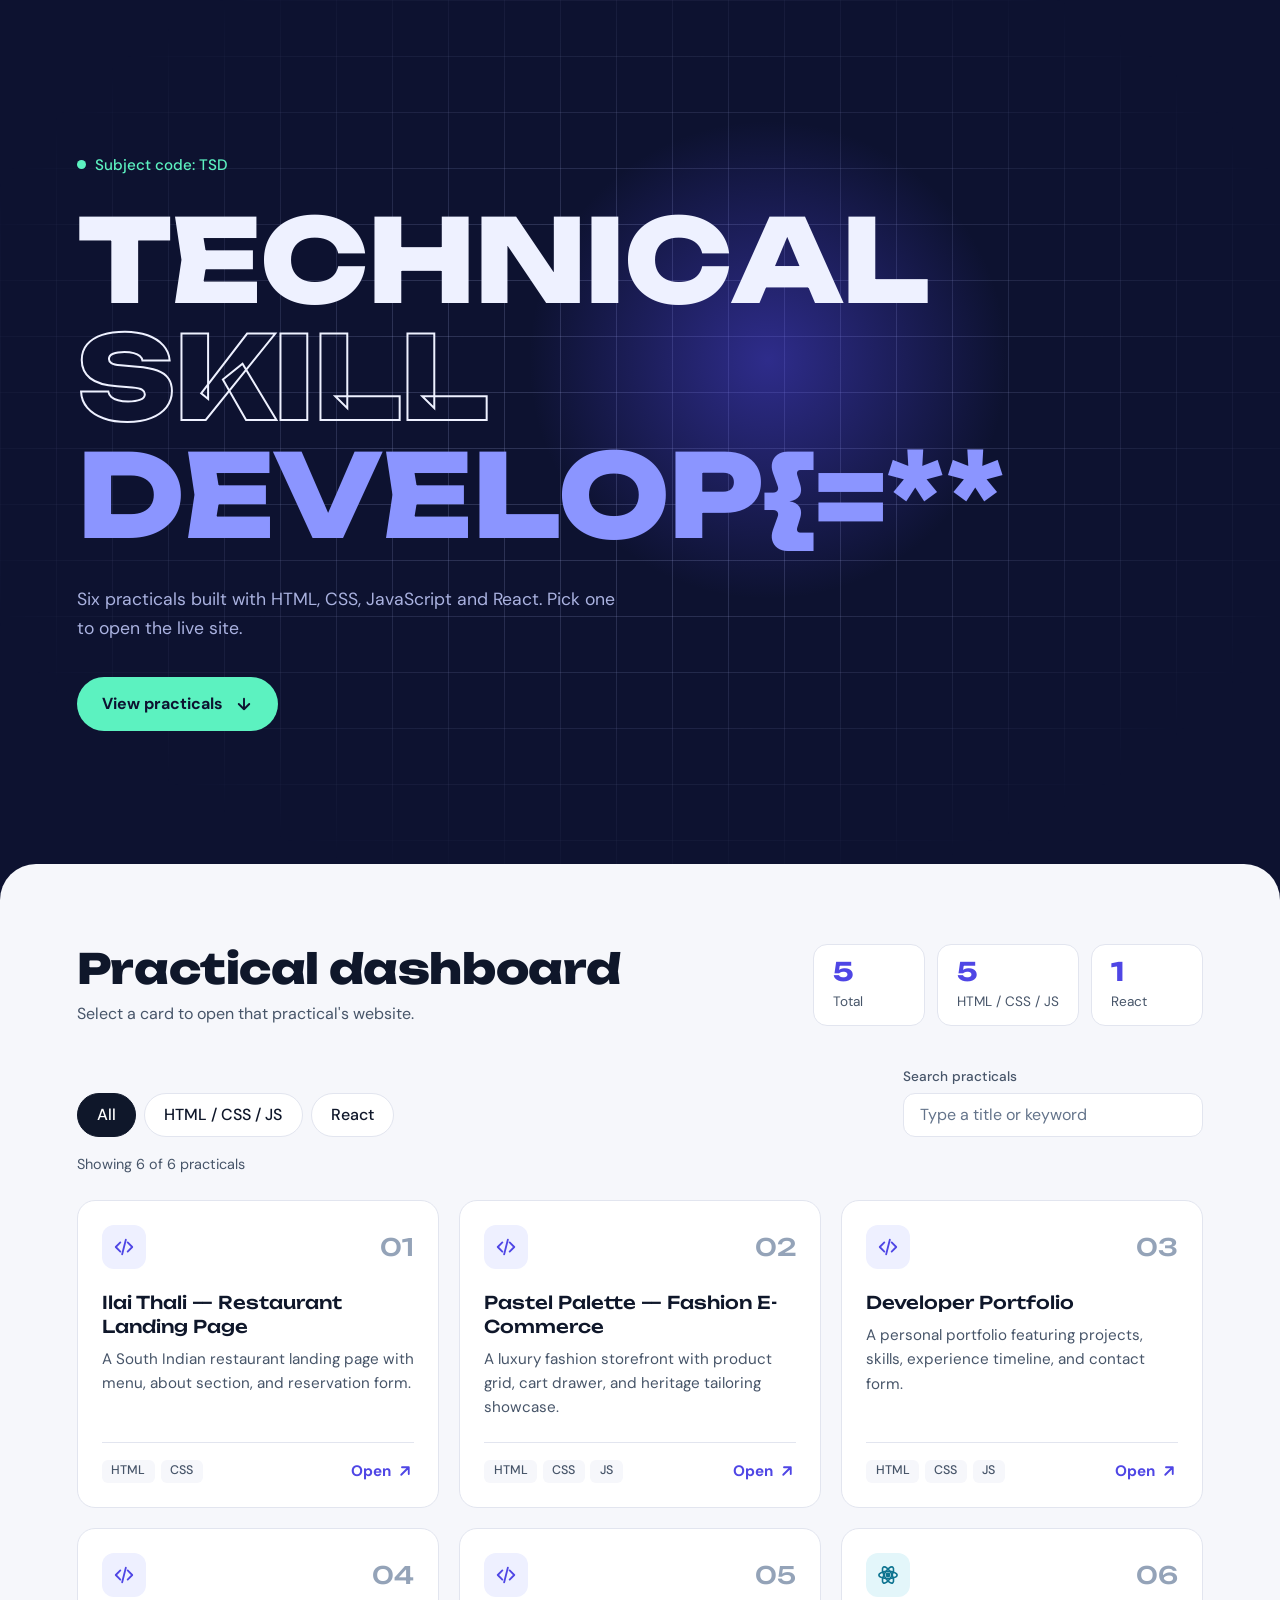
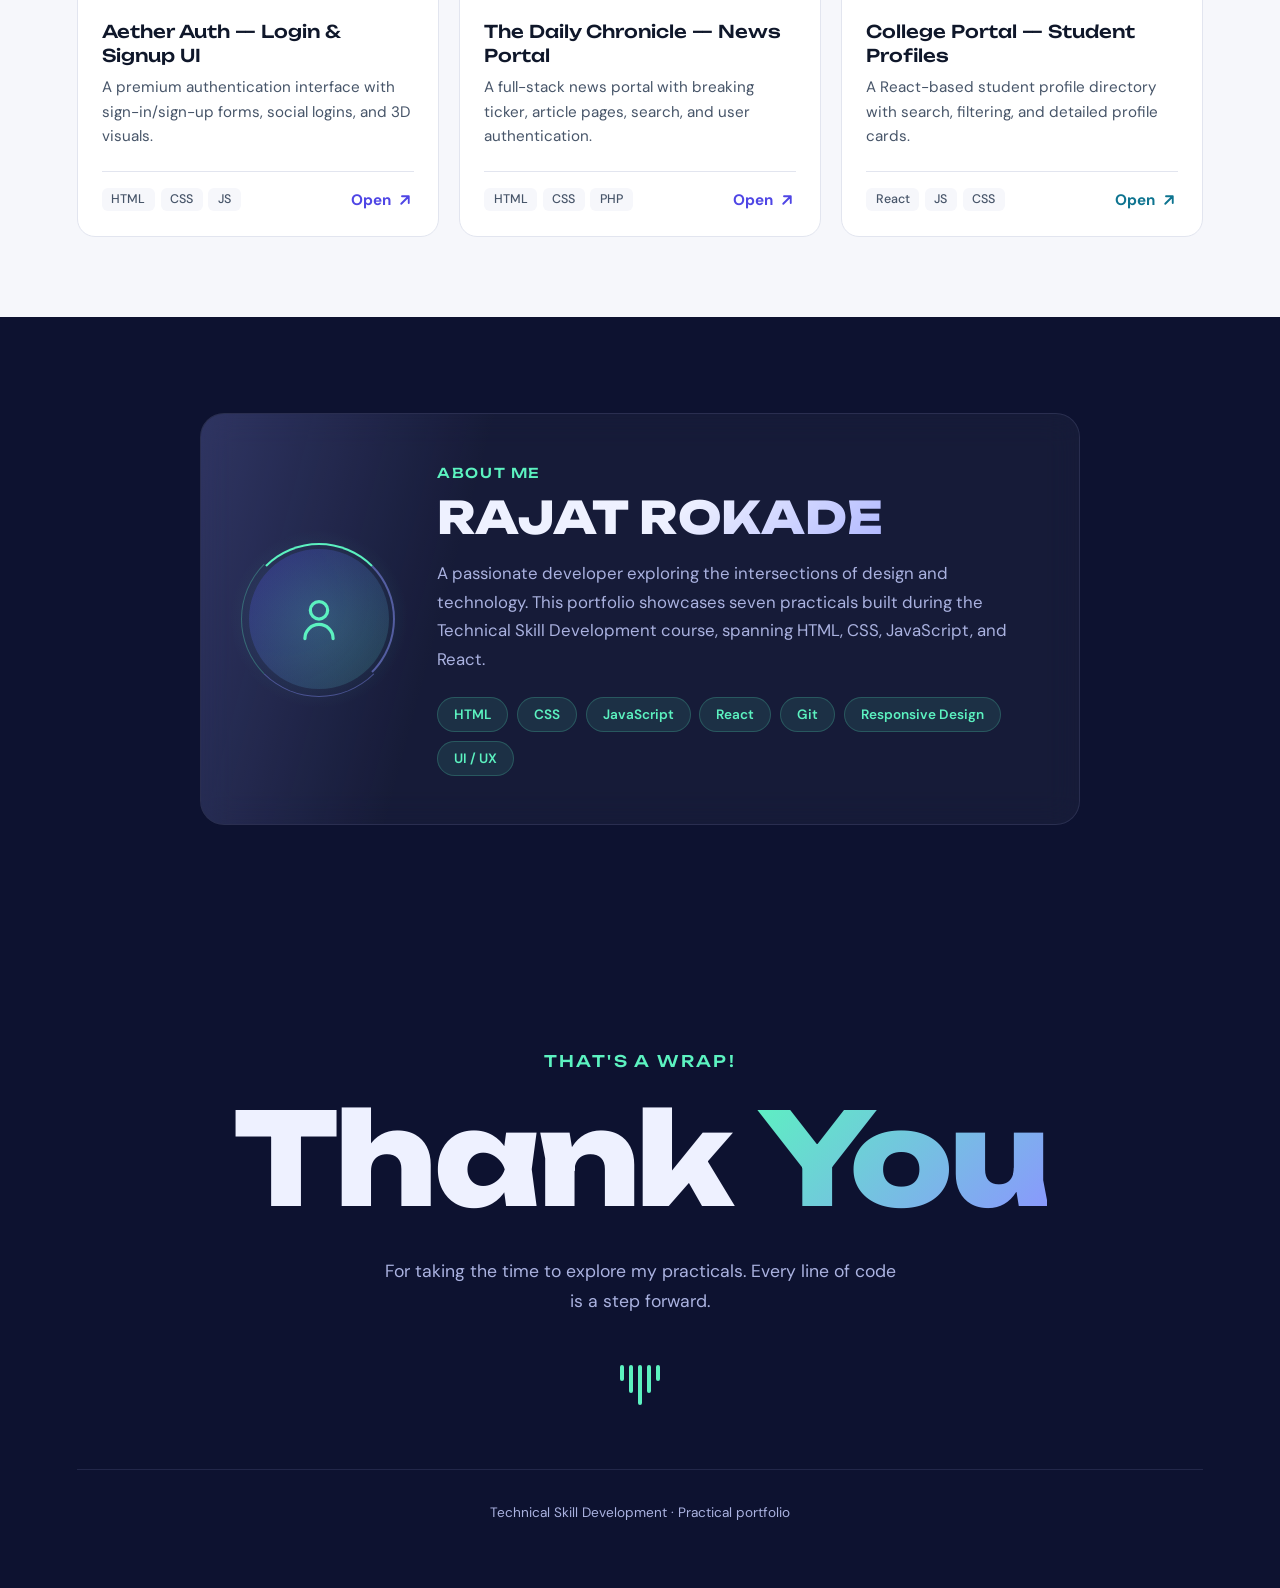
<file: index.html>
<!DOCTYPE html>
<html lang="en">
<head>
  <meta charset="UTF-8">
  <meta name="viewport" content="width=device-width, initial-scale=1">
  <title>Technical Skill Development | Practicals</title>
  <meta name="description" content="TSD practical portfolio: HTML, CSS, JavaScript and React projects.">
  <link rel="preconnect" href="https://fonts.googleapis.com">
  <link rel="preconnect" href="https://fonts.gstatic.com" crossorigin>
  <link href="https://fonts.googleapis.com/css2?family=Unbounded:wght@500;800&family=DM+Sans:wght@400;500;700&display=swap" rel="stylesheet">
  <link rel="stylesheet" href="css/style.css">
</head>
<body>

  <!-- ===== HERO ===== -->
  <header class="hero">
    <div class="grid" aria-hidden="true"></div>
    <div class="glow" id="glow" aria-hidden="true"></div>

    <p class="tag">Subject code: TSD</p>
    <h1 aria-label="Technical Skill Development">
      <span class="row" data-text="TECHNICAL"></span>
      <span class="row" data-text="SKILL"></span>
      <span class="row" data-text="DEVELOPMENT"></span>
    </h1>
    <p class="sub">Six practicals built with HTML, CSS, JavaScript and React. Pick one to open the live site.</p>

    <a class="cta" href="#practicals">
      View practicals
      <svg width="18" height="18" viewBox="0 0 24 24" fill="none" stroke="currentColor" stroke-width="2.5" stroke-linecap="round" stroke-linejoin="round" aria-hidden="true"><path d="M12 5v14M5 12l7 7 7-7"/></svg>
    </a>
  </header>

  <!-- ===== DASHBOARD ===== -->
  <main class="dash" id="practicals">
    <div class="wrap">

      <div class="dash-head">
        <div>
          <h2>Practical dashboard</h2>
          <p class="lead">Select a card to open that practical's website.</p>
        </div>

        <ul class="stats" aria-label="Summary">
          <li><b data-count="6">0</b><span>Total</span></li>
          <li><b data-count="5">0</b><span>HTML / CSS / JS</span></li>
          <li><b data-count="1">0</b><span>React</span></li>
        </ul>
      </div>

      <div class="toolbar">
        <div class="filters" role="group" aria-label="Filter by technology">
          <button type="button" data-filter="all" aria-pressed="true">All</button>
          <button type="button" data-filter="web" aria-pressed="false">HTML / CSS / JS</button>
          <button type="button" data-filter="react" aria-pressed="false">React</button>
        </div>

        <div class="search">
          <label for="search">Search practicals</label>
          <input id="search" type="search" placeholder="Type a title or keyword" autocomplete="off">
        </div>
      </div>

      <p class="result" id="result" role="status" aria-live="polite"></p>

      <div class="cards" id="cards"></div>

      <p class="empty" id="empty" hidden>No practicals match your search. Clear the search box or choose All.</p>
    </div>
  </main>

  <!-- ===== ABOUT ME ===== -->
  <section class="about" id="about">
    <div class="about-grid">
      <div class="about-lines" aria-hidden="true"></div>

      <div class="about-card" id="about-card">
        <div class="about-avatar">
          <div class="avatar-ring" aria-hidden="true"></div>
          <div class="avatar-placeholder">
            <svg viewBox="0 0 24 24" width="52" height="52" fill="none" stroke="currentColor" stroke-width="1.5" stroke-linecap="round" stroke-linejoin="round" aria-hidden="true"><circle cx="12" cy="8" r="4"/><path d="M5.5 21a6.5 6.5 0 0 1 13 0"/></svg>
          </div>
        </div>

        <div class="about-text">
          <p class="about-label">About Me</p>
          <h2 class="about-name">RAJAT ROKADE</h2>
          <p class="about-bio">
            A passionate developer exploring the intersections of design and technology.
            This portfolio showcases seven practicals built during the Technical Skill Development course,
            spanning HTML, CSS, JavaScript, and React.
          </p>

          <div class="about-skills">
            <span class="skill-chip" style="--d:0">HTML</span>
            <span class="skill-chip" style="--d:1">CSS</span>
            <span class="skill-chip" style="--d:2">JavaScript</span>
            <span class="skill-chip" style="--d:3">React</span>
            <span class="skill-chip" style="--d:4">Git</span>
            <span class="skill-chip" style="--d:5">Responsive Design</span>
            <span class="skill-chip" style="--d:6">UI / UX</span>
          </div>
        </div>
      </div>
    </div>
  </section>

  <!-- ===== THANK YOU ===== -->
  <footer class="thankyou" id="thankyou">
    <div class="ty-particles" aria-hidden="true" id="ty-particles"></div>
    <div class="ty-content" id="ty-content">
      <p class="ty-pre">That's a wrap!</p>
      <h2 class="ty-heading">
        <span class="ty-word">Thank</span>
        <span class="ty-word ty-accent">You</span>
      </h2>
      <p class="ty-sub">For taking the time to explore my practicals. Every line of code is a step forward.</p>
      <div class="ty-wave" aria-hidden="true">
        <span></span><span></span><span></span><span></span><span></span>
      </div>
      <p class="ty-copy">Technical Skill Development &middot; Practical portfolio</p>
    </div>
  </footer>

  <!-- Your list of practicals lives in js/practicals.js -->
  <script src="js/practicals.js"></script>
  <script src="js/main.js"></script>
</body>
</html>
</file>
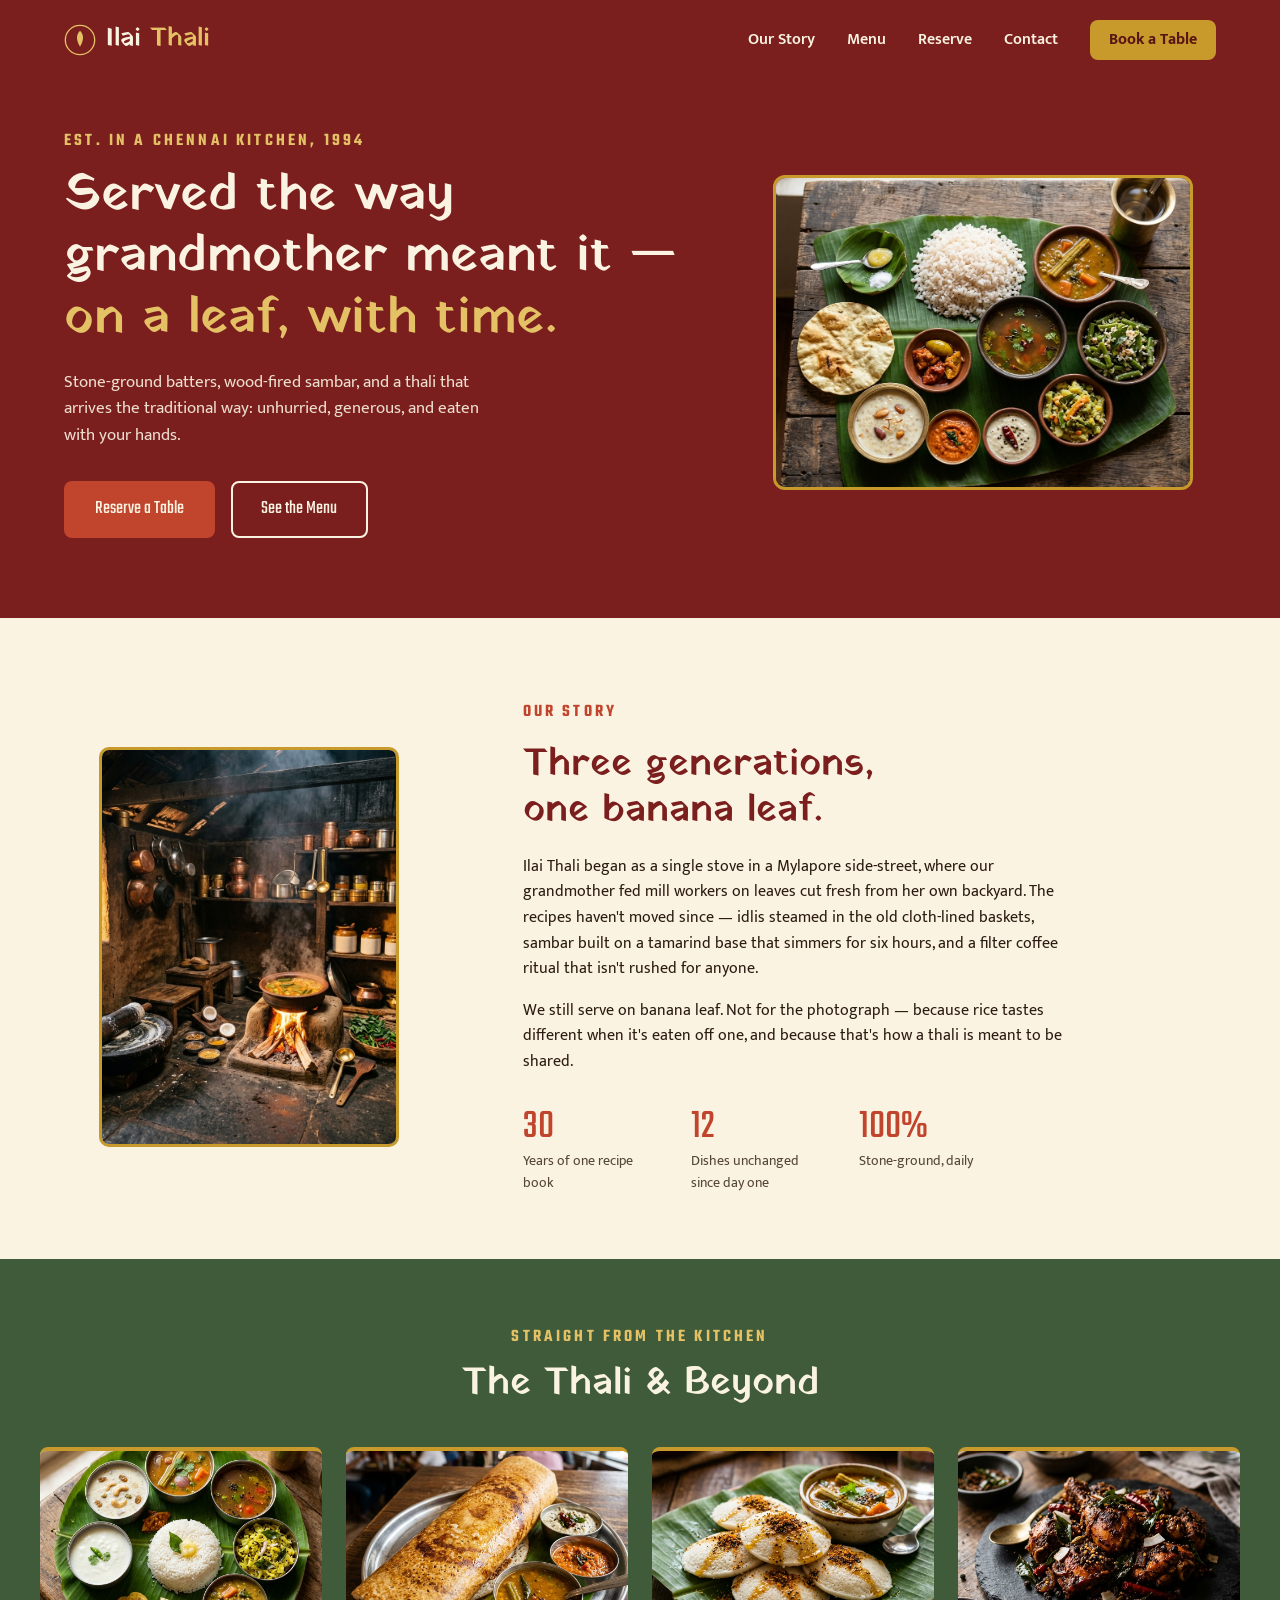
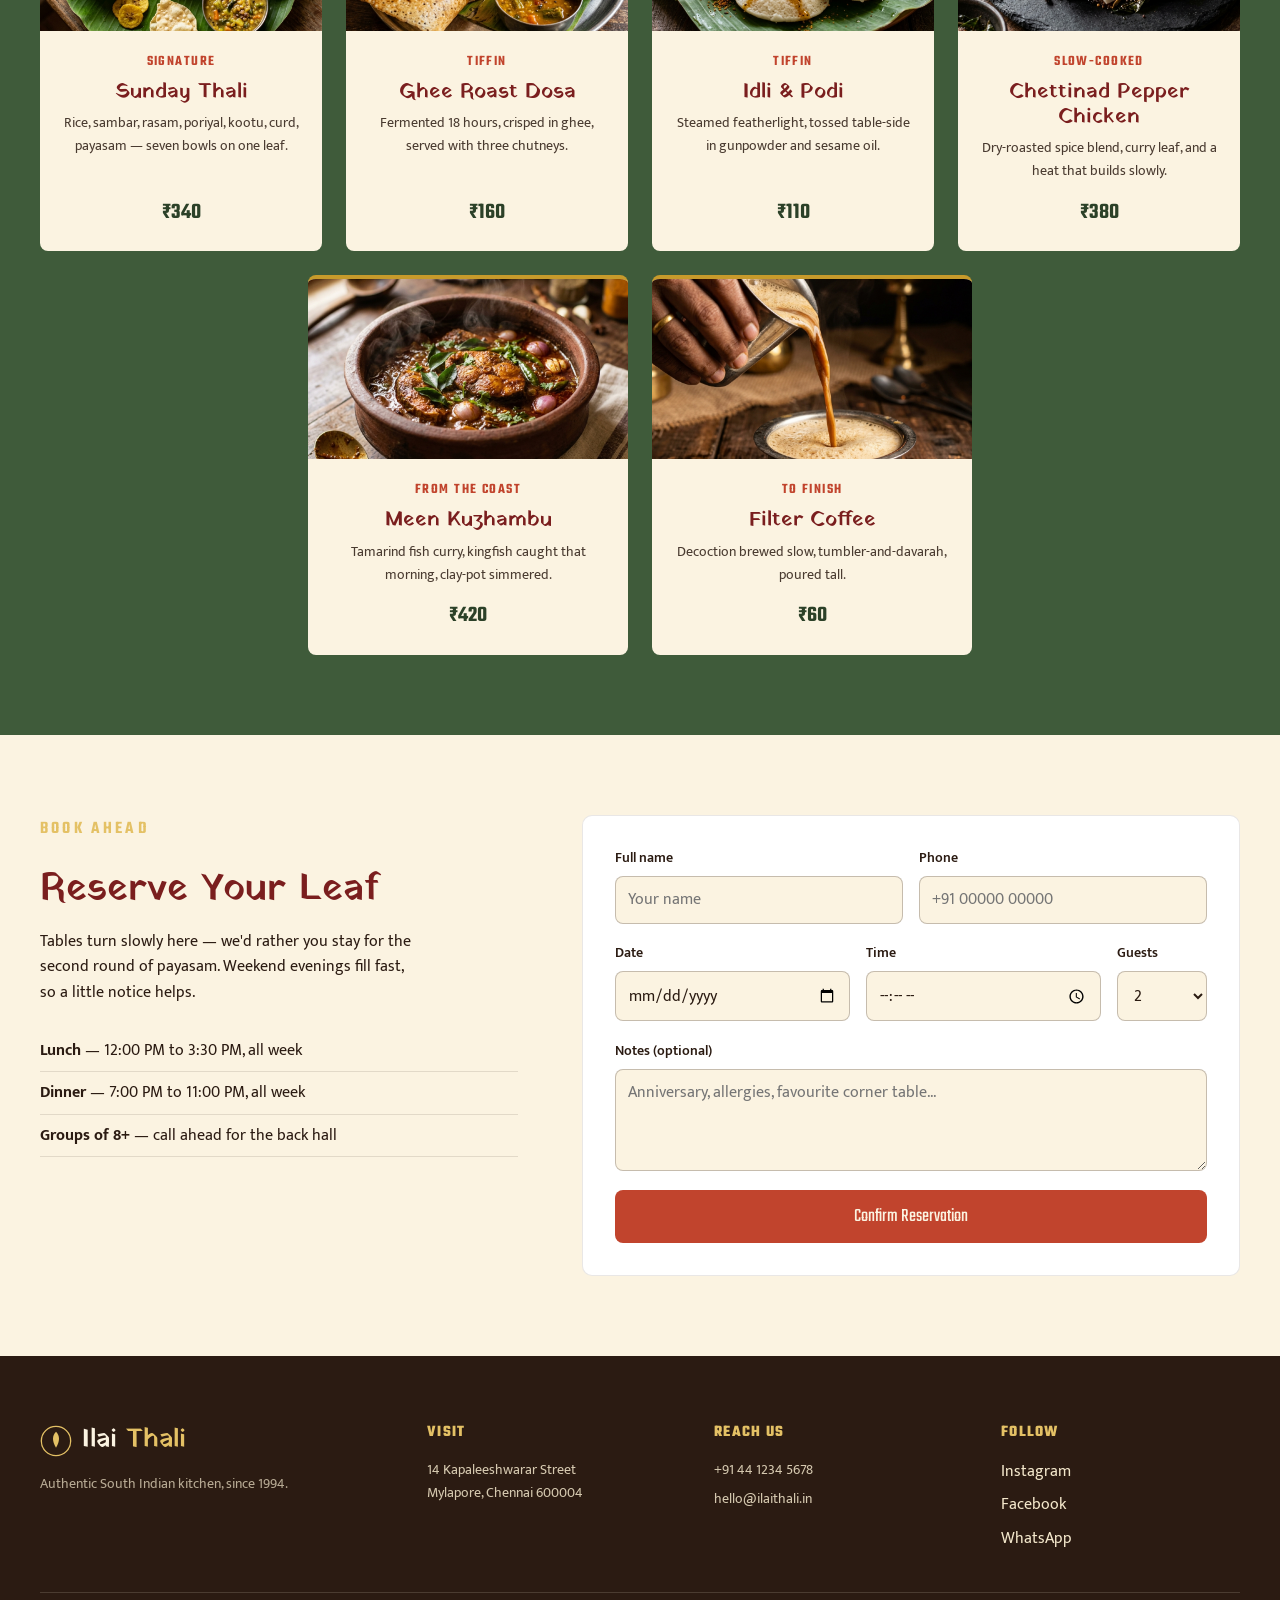
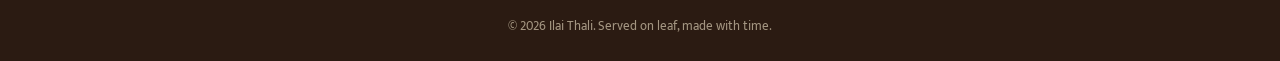
<file: practicals/landing/index.html>
<!DOCTYPE html>
<html lang="en">
<head>
<meta charset="UTF-8">
<meta name="viewport" content="width=device-width, initial-scale=1.0">
<meta name="description" content="Ilai Thali — Authentic South Indian kitchen in Mylapore, Chennai. Stone-ground batters, wood-fired sambar, and a traditional thali served on banana leaf since 1994. Reserve your table today.">
<title>Ilai Thali — Authentic South Indian Kitchen</title>
<link rel="preconnect" href="https://fonts.googleapis.com">
<link rel="preconnect" href="https://fonts.gstatic.com" crossorigin>
<link href="https://fonts.googleapis.com/css2?family=Yatra+One&family=Mukta:wght@400;500;600;700&family=Teko:wght@500;600;700&display=swap" rel="stylesheet">
<link rel="stylesheet" href="style.css">
</head>
<body>

<!-- ===== HEADER ===== -->
<header class="site-header" id="top">
  <div class="nav-wrap">
    <a href="#top" class="brand">
      <svg class="brand-mark" viewBox="0 0 48 48" aria-hidden="true">
        <circle cx="24" cy="24" r="22" fill="none" stroke="currentColor" stroke-width="2"/>
        <path d="M24 10 C 30 16, 30 24, 24 34 C 18 24, 18 16, 24 10 Z" fill="currentColor"/>
      </svg>
      <span>Ilai <em>Thali</em></span>
    </a>

    <input type="checkbox" id="nav-toggle" class="nav-toggle">
    <label for="nav-toggle" class="nav-burger" aria-label="Open menu">
      <span></span><span></span><span></span>
    </label>

    <nav class="main-nav">
      <a href="#about">Our Story</a>
      <a href="#menu">Menu</a>
      <a href="#reserve">Reserve</a>
      <a href="#contact">Contact</a>
      <a href="#reserve" class="nav-cta">Book a Table</a>
    </nav>
  </div>

  <div class="hero">
    <div class="hero-copy">
      <p class="eyebrow">Est. in a Chennai kitchen, 1994</p>
      <h1>Served the way<br>grandmother meant it —<br><span>on a leaf, with time.</span></h1>
      <p class="hero-sub">Stone-ground batters, wood-fired sambar, and a thali that arrives the traditional way: unhurried, generous, and eaten with your hands.</p>
      <div class="hero-actions">
        <a href="#reserve" class="btn btn-primary">Reserve a Table</a>
        <a href="#menu" class="btn btn-ghost">See the Menu</a>
      </div>
    </div>
    <div class="hero-photo">
      <img src="hero_thali.png" alt="Authentic South Indian thali served on a banana leaf" class="hero-img">
    </div>
  </div>
</header>

<!-- ===== ABOUT ===== -->
<section class="about" id="about">
  <div class="about-wrap">
    <div class="about-media">
      <img src="about_kitchen.png" alt="Traditional South Indian kitchen with clay pots and brass vessels" class="about-img">
    </div>
    <div class="about-copy">
      <p class="eyebrow eyebrow-dark">Our Story</p>
      <h2>Three generations,<br>one banana leaf.</h2>
      <p>Ilai Thali began as a single stove in a Mylapore side-street, where our grandmother fed mill workers on leaves cut fresh from her own backyard. The recipes haven't moved since — idlis steamed in the old cloth-lined baskets, sambar built on a tamarind base that simmers for six hours, and a filter coffee ritual that isn't rushed for anyone.</p>
      <p>We still serve on banana leaf. Not for the photograph — because rice tastes different when it's eaten off one, and because that's how a thali is meant to be shared.</p>
      <div class="about-stats">
        <div class="stat">
          <span class="stat-num">30</span>
          <span class="stat-label">Years of one recipe book</span>
        </div>
        <div class="stat">
          <span class="stat-num">12</span>
          <span class="stat-label">Dishes unchanged since day one</span>
        </div>
        <div class="stat">
          <span class="stat-num">100%</span>
          <span class="stat-label">Stone-ground, daily</span>
        </div>
      </div>
    </div>
  </div>
</section>

<!-- ===== MENU ===== -->
<section class="menu" id="menu">
  <p class="eyebrow eyebrow-center">Straight From the Kitchen</p>
  <h2 class="section-title">The Thali & Beyond</h2>

  <div class="menu-grid">

    <div class="menu-card">
      <img src="menu_thali.png" alt="Sunday Thali on banana leaf" class="card-img">
      <div class="card-body">
        <span class="dish-tag">Signature</span>
        <h3>Sunday Thali</h3>
        <p>Rice, sambar, rasam, poriyal, kootu, curd, payasam — seven bowls on one leaf.</p>
        <span class="price">₹340</span>
      </div>
    </div>

    <div class="menu-card">
      <img src="menu_dosa.png" alt="Ghee Roast Dosa with chutneys" class="card-img">
      <div class="card-body">
        <span class="dish-tag">Tiffin</span>
        <h3>Ghee Roast Dosa</h3>
        <p>Fermented 18 hours, crisped in ghee, served with three chutneys.</p>
        <span class="price">₹160</span>
      </div>
    </div>

    <div class="menu-card">
      <img src="menu_idli.png" alt="Idli with gunpowder podi" class="card-img">
      <div class="card-body">
        <span class="dish-tag">Tiffin</span>
        <h3>Idli &amp; Podi</h3>
        <p>Steamed featherlight, tossed table-side in gunpowder and sesame oil.</p>
        <span class="price">₹110</span>
      </div>
    </div>

    <div class="menu-card">
      <img src="menu_chicken.png" alt="Chettinad Pepper Chicken" class="card-img">
      <div class="card-body">
        <span class="dish-tag">Slow-cooked</span>
        <h3>Chettinad Pepper Chicken</h3>
        <p>Dry-roasted spice blend, curry leaf, and a heat that builds slowly.</p>
        <span class="price">₹380</span>
      </div>
    </div>

    <div class="menu-card">
      <img src="menu_fish.png" alt="Meen Kuzhambu fish curry" class="card-img">
      <div class="card-body">
        <span class="dish-tag">From the Coast</span>
        <h3>Meen Kuzhambu</h3>
        <p>Tamarind fish curry, kingfish caught that morning, clay-pot simmered.</p>
        <span class="price">₹420</span>
      </div>
    </div>

    <div class="menu-card">
      <img src="menu_coffee.png" alt="South Indian filter coffee" class="card-img">
      <div class="card-body">
        <span class="dish-tag">To Finish</span>
        <h3>Filter Coffee</h3>
        <p>Decoction brewed slow, tumbler-and-davarah, poured tall.</p>
        <span class="price">₹60</span>
      </div>
    </div>

  </div>

</section>

<!-- ===== RESERVATION ===== -->
<section class="reserve" id="reserve">
  <div class="reserve-wrap">
    <div class="reserve-info">
      <p class="eyebrow">Book Ahead</p>
      <h2>Reserve Your Leaf</h2>
      <p>Tables turn slowly here — we'd rather you stay for the second round of payasam. Weekend evenings fill fast, so a little notice helps.</p>
      <ul class="reserve-details">
        <li><strong>Lunch</strong> — 12:00 PM to 3:30 PM, all week</li>
        <li><strong>Dinner</strong> — 7:00 PM to 11:00 PM, all week</li>
        <li><strong>Groups of 8+</strong> — call ahead for the back hall</li>
      </ul>
    </div>

    <form class="reserve-form" action="#" method="post">
      <div class="form-row">
        <div class="field">
          <label for="name">Full name</label>
          <input type="text" id="name" name="name" placeholder="Your name" required>
        </div>
        <div class="field">
          <label for="phone">Phone</label>
          <input type="tel" id="phone" name="phone" placeholder="+91 00000 00000" required>
        </div>
      </div>
      <div class="form-row">
        <div class="field">
          <label for="date">Date</label>
          <input type="date" id="date" name="date" required>
        </div>
        <div class="field">
          <label for="time">Time</label>
          <input type="time" id="time" name="time" required>
        </div>
        <div class="field field-small">
          <label for="guests">Guests</label>
          <select id="guests" name="guests">
            <option>1</option>
            <option selected>2</option>
            <option>3</option>
            <option>4</option>
            <option>5+</option>
          </select>
        </div>
      </div>
      <div class="field">
        <label for="notes">Notes (optional)</label>
        <textarea id="notes" name="notes" rows="3" placeholder="Anniversary, allergies, favourite corner table..."></textarea>
      </div>
      <button type="submit" class="btn btn-primary btn-full">Confirm Reservation</button>
    </form>
  </div>
</section>

<!-- ===== FOOTER / CONTACT ===== -->
<footer class="site-footer" id="contact">
  <div class="footer-wrap">
    <div class="footer-brand">
      <a href="#top" class="brand brand-footer">
        <svg class="brand-mark" viewBox="0 0 48 48" aria-hidden="true">
          <circle cx="24" cy="24" r="22" fill="none" stroke="currentColor" stroke-width="2"/>
          <path d="M24 10 C 30 16, 30 24, 24 34 C 18 24, 18 16, 24 10 Z" fill="currentColor"/>
        </svg>
        <span>Ilai <em>Thali</em></span>
      </a>
      <p>Authentic South Indian kitchen, since 1994.</p>
    </div>

    <div class="footer-col">
      <h4>Visit</h4>
      <address>
        14 Kapaleeshwarar Street<br>
        Mylapore, Chennai 600004
      </address>
    </div>

    <div class="footer-col">
      <h4>Reach Us</h4>
      <p><a href="tel:+914412345678">+91 44 1234 5678</a></p>
      <p><a href="mailto:hello@ilaithali.in">hello@ilaithali.in</a></p>
    </div>

    <div class="footer-col">
      <h4>Follow</h4>
      <div class="social-row">
        <a href="#" aria-label="Instagram">Instagram</a>
        <a href="#" aria-label="Facebook">Facebook</a>
        <a href="#" aria-label="WhatsApp">WhatsApp</a>
      </div>
    </div>
  </div>
  <div class="footer-bottom">
    <p>&copy; 2026 Ilai Thali. Served on leaf, made with time.</p>
  </div>
</footer>

</body>
</html>
</file>
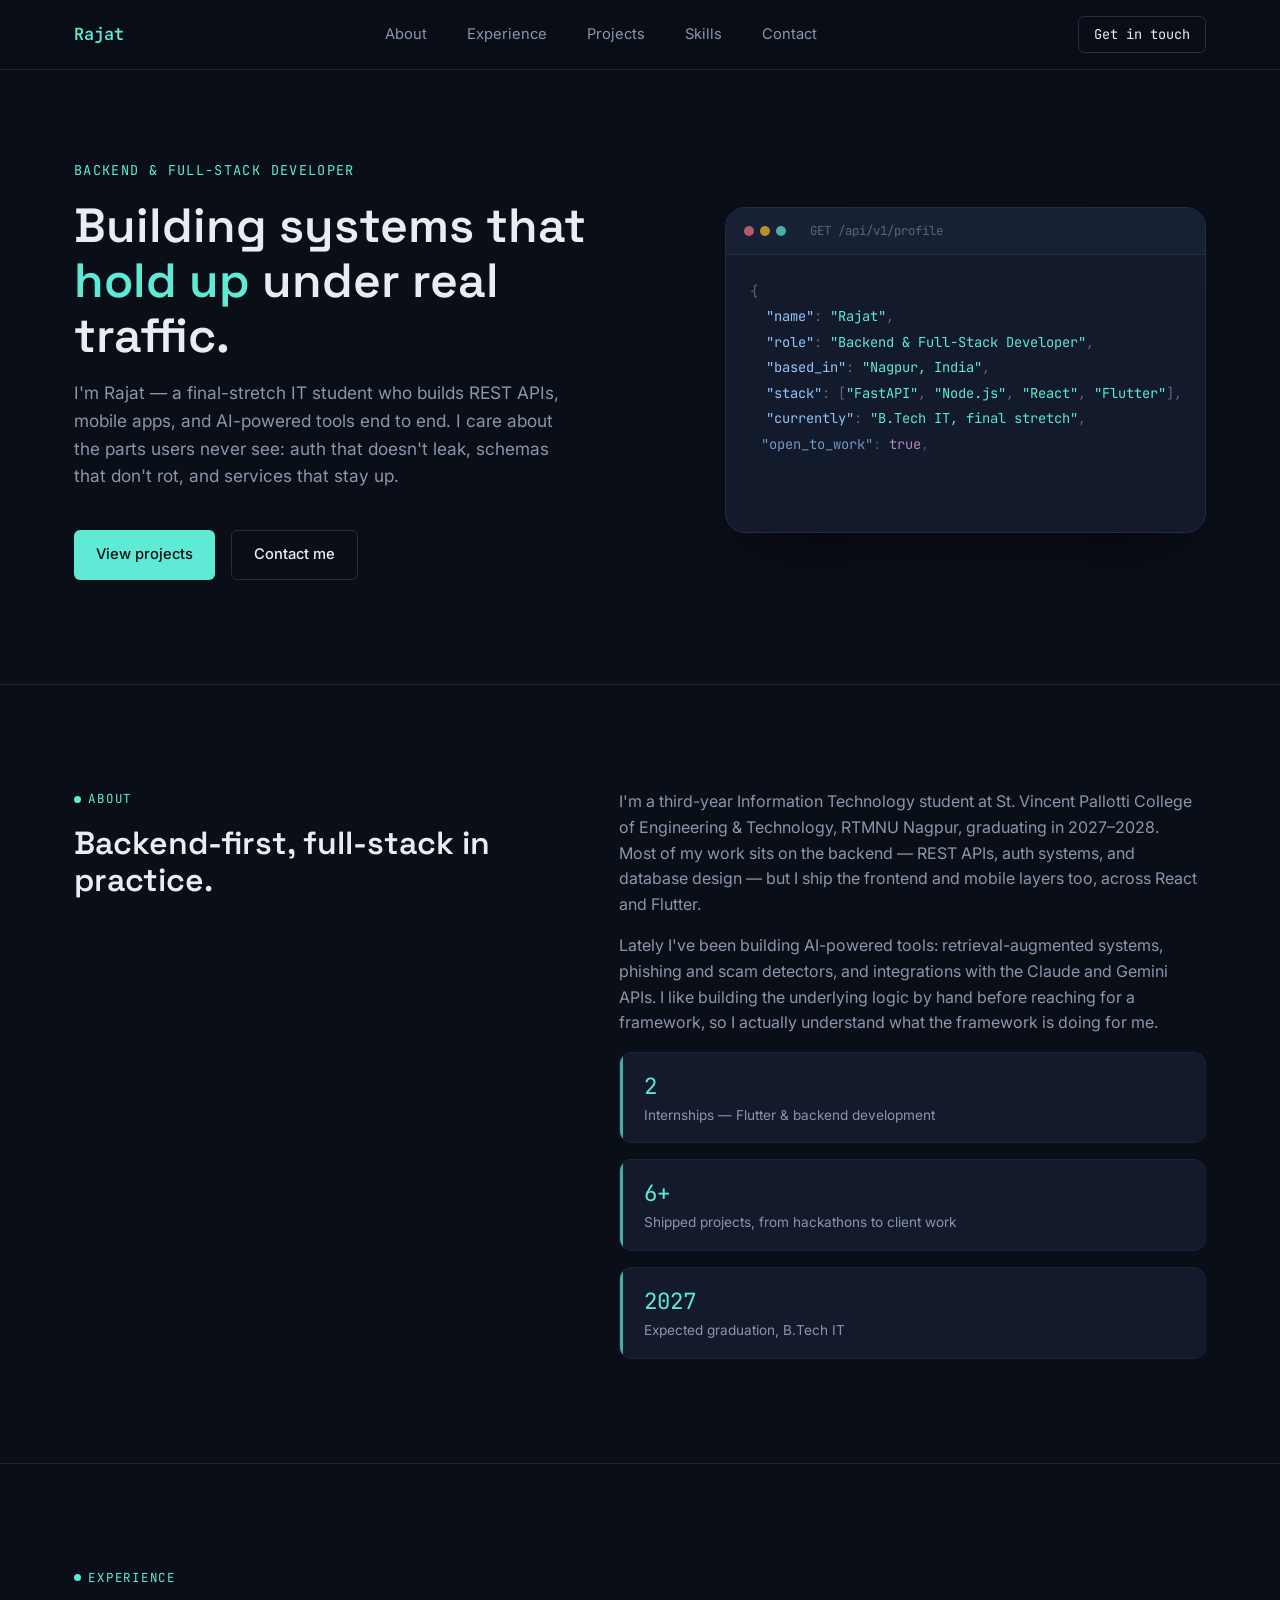
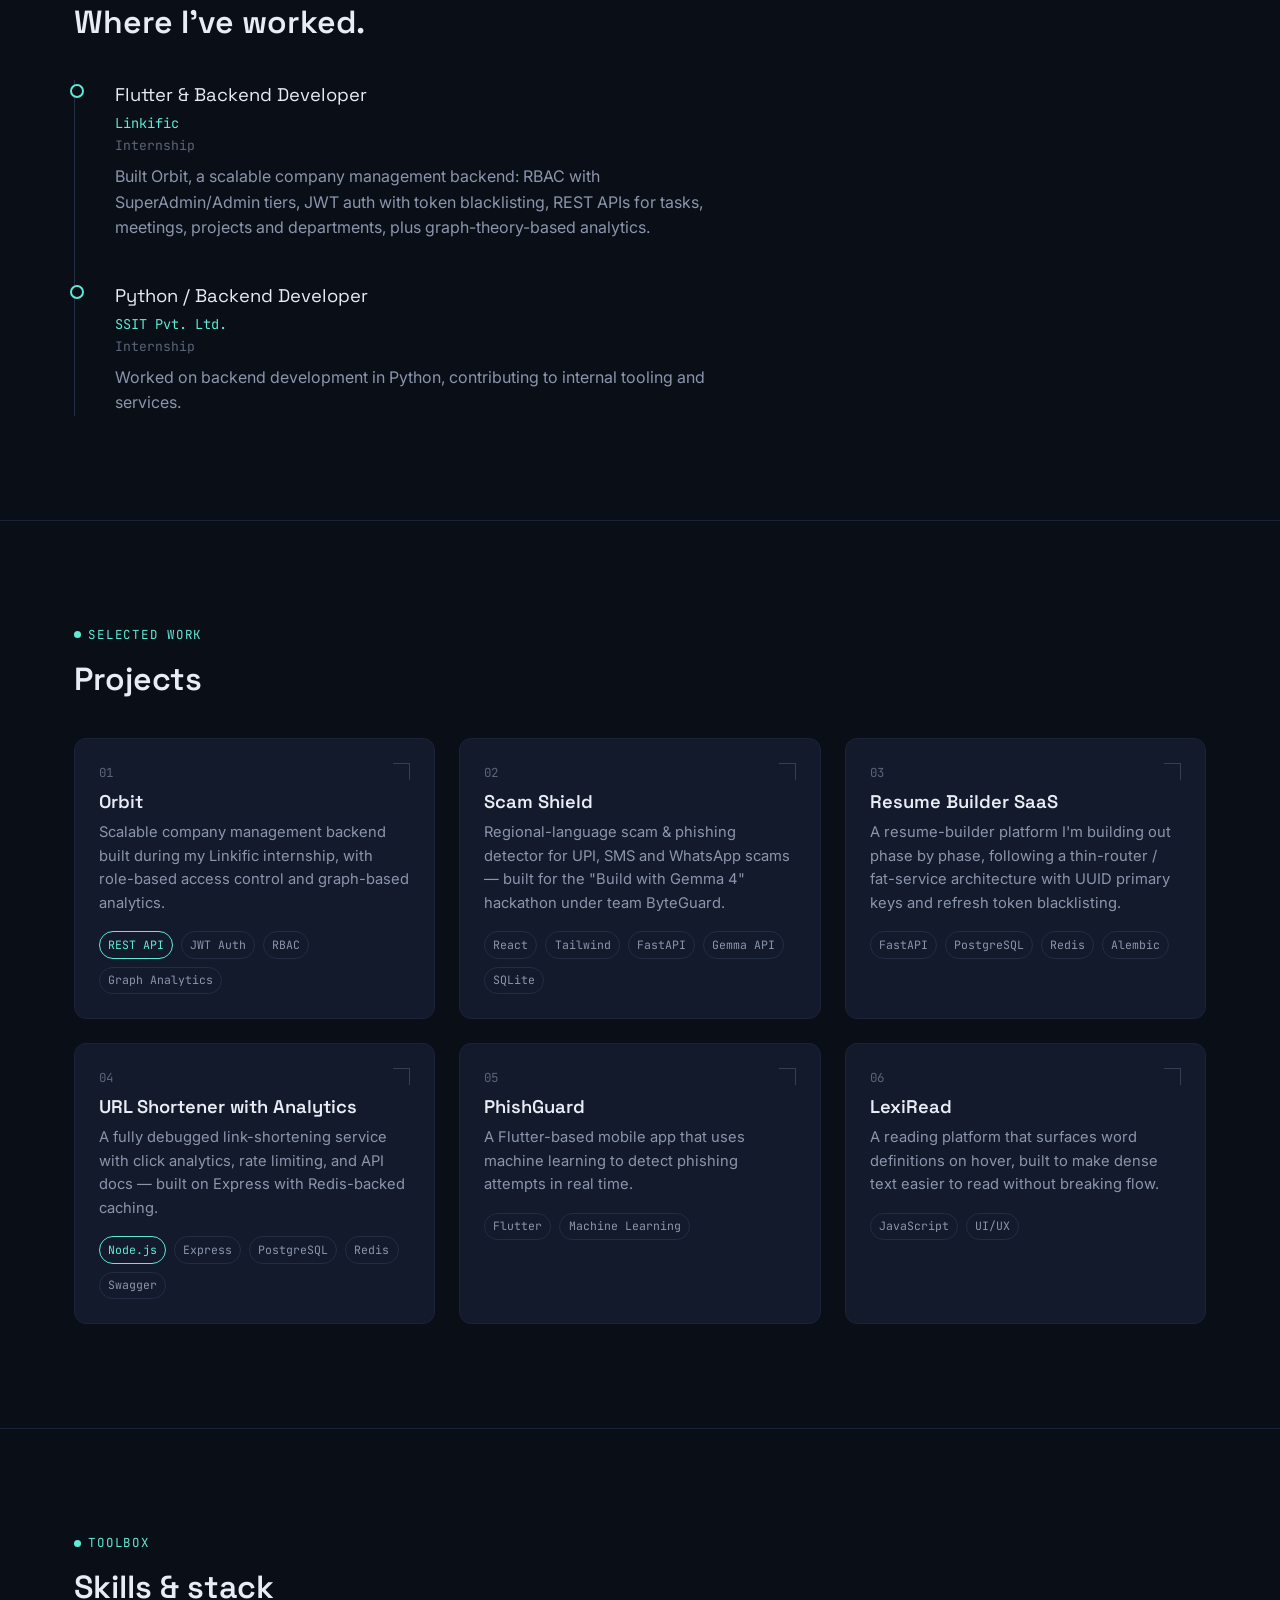
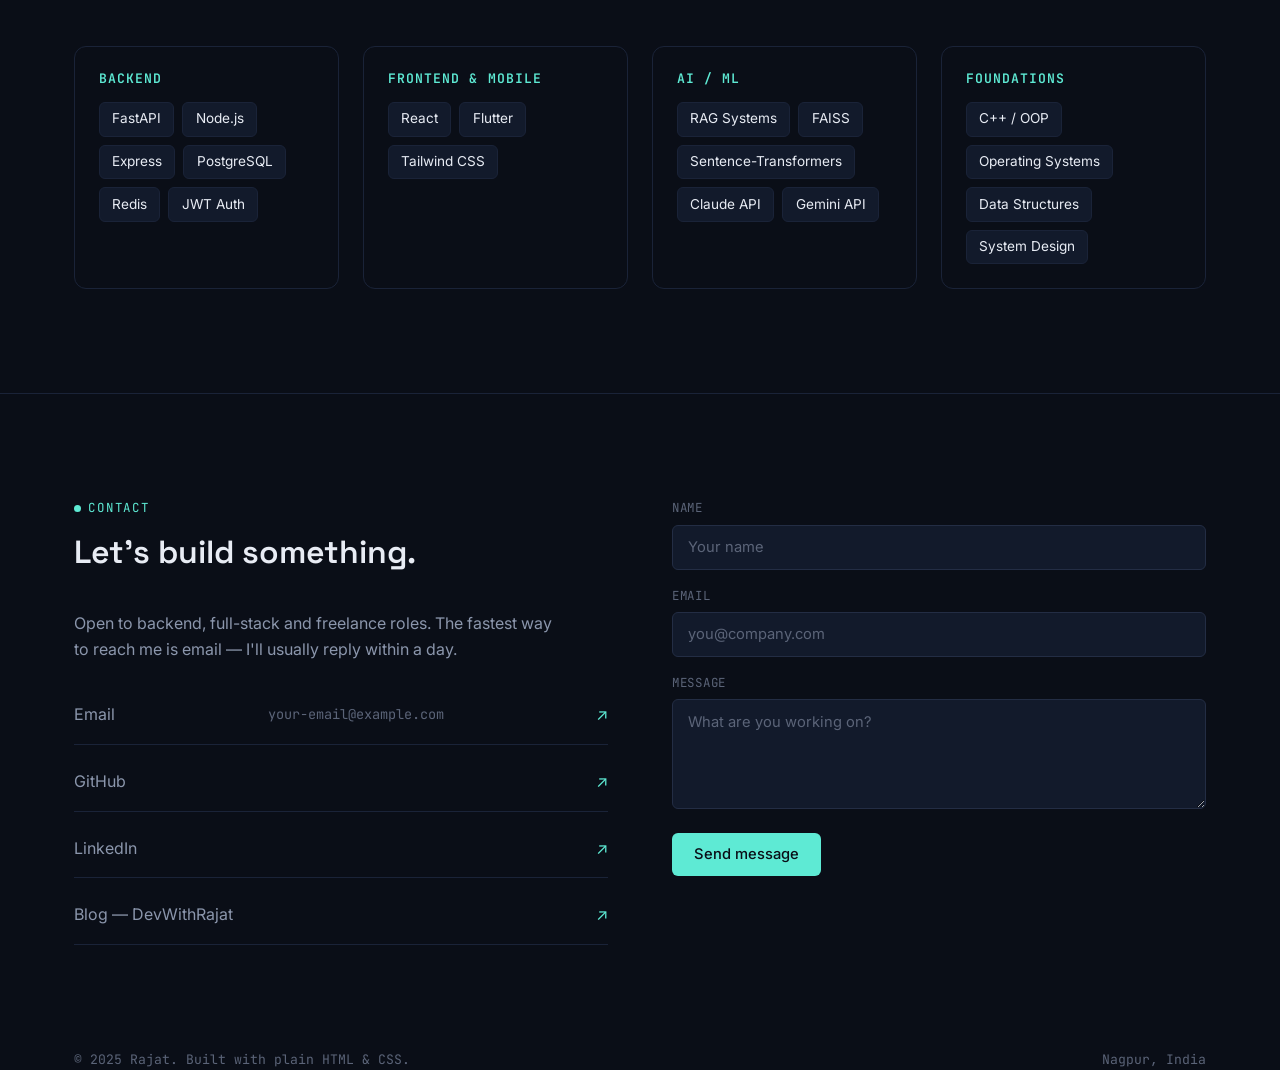
<file: practicals/practical 3/index.html>
<!DOCTYPE html>
<html lang="en">
<head>
  <meta charset="UTF-8" />
  <meta name="viewport" content="width=device-width, initial-scale=1.0" />
  <title>Rajat — Backend & Full-Stack Developer</title>
  <meta name="description" content="Portfolio of Rajat — backend & full-stack developer building APIs, mobile apps, and AI-powered tools." />

  <!-- Google Fonts -->
  <link rel="preconnect" href="https://fonts.googleapis.com">
  <link rel="preconnect" href="https://fonts.gstatic.com" crossorigin>
  <link href="https://fonts.googleapis.com/css2?family=Space+Grotesk:wght@400;500;600;700&family=Inter:wght@400;500;600&family=JetBrains+Mono:wght@400;500;600&display=swap" rel="stylesheet">

  <!-- Stylesheet -->
  <link rel="stylesheet" href="styles.css">

  <!-- GSAP (GreenSock Animation Platform) -->
  <script src="https://cdnjs.cloudflare.com/ajax/libs/gsap/3.12.5/gsap.min.js"></script>
</head>
<body>

<!-- ======================== NAVIGATION ======================== -->
<nav class="nav">
  <div class="nav-inner">
    <a href="#top" class="logo"><span>Rajat</span></a>
    <ul class="nav-links">
      <li><a href="#about">About</a></li>
      <li><a href="#experience">Experience</a></li>
      <li><a href="#projects">Projects</a></li>
      <li><a href="#skills">Skills</a></li>
      <li><a href="#contact">Contact</a></li>
    </ul>
    <a href="#contact" class="nav-cta">Get in touch</a>
  </div>
</nav>

<main id="top">

  <!-- ======================== HERO SECTION ======================== -->
  <section class="hero">
    <div class="wrap hero-inner">
      <div>
        <div class="hero-kicker">Backend &amp; Full-Stack Developer</div>
        <h1>Building systems that <em>hold up</em> under real traffic.</h1>
        <p class="hero-desc">
          I'm Rajat — a final-stretch IT student who builds REST APIs, mobile apps,
          and AI-powered tools end to end. I care about the parts users never see:
          auth that doesn't leak, schemas that don't rot, and services that stay up.
        </p>
        <div class="hero-actions">
          <a href="#projects" class="btn btn-primary">View projects</a>
          <a href="#contact" class="btn btn-ghost">Contact me</a>
        </div>
      </div>

      <!-- Terminal-style JSON card (animated with GSAP) -->
      <div class="term-card">
        <div class="term-bar">
          <div class="term-dots"><span></span><span></span><span></span></div>
          <span class="term-title">GET /api/v1/profile</span>
        </div>
        <div class="term-body">
          <div class="term-line">{</div>
          <div class="term-line">  <span class="key">"name"</span>: <span class="str">"Rajat"</span>,</div>
          <div class="term-line">  <span class="key">"role"</span>: <span class="str">"Backend &amp; Full-Stack Developer"</span>,</div>
          <div class="term-line">  <span class="key">"based_in"</span>: <span class="str">"Nagpur, India"</span>,</div>
          <div class="term-line">  <span class="key">"stack"</span>: [<span class="str">"FastAPI"</span>, <span class="str">"Node.js"</span>, <span class="str">"React"</span>, <span class="str">"Flutter"</span>],</div>
          <div class="term-line">  <span class="key">"currently"</span>: <span class="str">"B.Tech IT, final stretch"</span>,</div>
          <div class="term-line">  <span class="key">"open_to_work"</span>: <span class="bool">true</span>,</div>
          <div class="term-line">  <span class="key">"status"</span>: <span class="num">200</span> <span class="comment">// OK</span></div>
          <div class="term-line">}<span class="cursor"></span></div>
        </div>
      </div>
    </div>
  </section>

  <!-- ======================== ABOUT SECTION ======================== -->
  <section class="section" id="about">
    <div class="wrap about-grid">
      <div>
        <div class="eyebrow">About</div>
        <h2 class="section-title">Backend-first, full-stack in practice.</h2>
      </div>
      <div class="about-text">
        <p>
          I'm a third-year Information Technology student at St. Vincent Pallotti
          College of Engineering &amp; Technology, RTMNU Nagpur, graduating in
          2027–2028. Most of my work sits on the backend — REST APIs, auth systems,
          and database design — but I ship the frontend and mobile layers too,
          across React and Flutter.
        </p>
        <p>
          Lately I've been building AI-powered tools: retrieval-augmented systems,
          phishing and scam detectors, and integrations with the Claude and Gemini
          APIs. I like building the underlying logic by hand before reaching for a
          framework, so I actually understand what the framework is doing for me.
        </p>
        <div class="stat-list">
          <div class="stat">
            <div class="stat-num">2</div>
            <div class="stat-label">Internships — Flutter &amp; backend development</div>
          </div>
          <div class="stat">
            <div class="stat-num">6+</div>
            <div class="stat-label">Shipped projects, from hackathons to client work</div>
          </div>
          <div class="stat">
            <div class="stat-num">2027</div>
            <div class="stat-label">Expected graduation, B.Tech IT</div>
          </div>
        </div>
      </div>
    </div>
  </section>

  <!-- ======================== EXPERIENCE SECTION ======================== -->
  <section class="section" id="experience">
    <div class="wrap">
      <div class="eyebrow">Experience</div>
      <h2 class="section-title">Where I've worked.</h2>
      <div class="timeline">
        <div class="tl-item">
          <div class="tl-role">Flutter &amp; Backend Developer</div>
          <div class="tl-org">Linkific</div>
          <div class="tl-meta">Internship</div>
          <p class="tl-desc">
            Built Orbit, a scalable company management backend: RBAC with
            SuperAdmin/Admin tiers, JWT auth with token blacklisting, REST APIs
            for tasks, meetings, projects and departments, plus graph-theory-based
            analytics.
          </p>
        </div>
        <div class="tl-item">
          <div class="tl-role">Python / Backend Developer</div>
          <div class="tl-org">SSIT Pvt. Ltd.</div>
          <div class="tl-meta">Internship</div>
          <p class="tl-desc">
            Worked on backend development in Python, contributing to internal
            tooling and services.
          </p>
        </div>
      </div>
    </div>
  </section>

  <!-- ======================== PROJECTS SECTION ======================== -->
  <section class="section" id="projects">
    <div class="wrap">
      <div class="eyebrow">Selected work</div>
      <h2 class="section-title">Projects</h2>
      <div class="project-grid">

        <div class="card">
          <div class="card-index">01</div>
          <h3>Orbit</h3>
          <p>Scalable company management backend built during my Linkific internship, with role-based access control and graph-based analytics.</p>
          <div class="tag-row">
            <span class="tag">REST API</span>
            <span class="tag">JWT Auth</span>
            <span class="tag">RBAC</span>
            <span class="tag">Graph Analytics</span>
          </div>
        </div>

        <div class="card">
          <div class="card-index">02</div>
          <h3>Scam Shield</h3>
          <p>Regional-language scam &amp; phishing detector for UPI, SMS and WhatsApp scams — built for the "Build with Gemma 4" hackathon under team ByteGuard.</p>
          <div class="tag-row">
            <span class="tag">React</span>
            <span class="tag">Tailwind</span>
            <span class="tag">FastAPI</span>
            <span class="tag">Gemma API</span>
            <span class="tag">SQLite</span>
          </div>
        </div>

        <div class="card">
          <div class="card-index">03</div>
          <h3>Resume Builder SaaS</h3>
          <p>A resume-builder platform I'm building out phase by phase, following a thin-router / fat-service architecture with UUID primary keys and refresh token blacklisting.</p>
          <div class="tag-row">
            <span class="tag">FastAPI</span>
            <span class="tag">PostgreSQL</span>
            <span class="tag">Redis</span>
            <span class="tag">Alembic</span>
          </div>
        </div>

        <div class="card">
          <div class="card-index">04</div>
          <h3>URL Shortener with Analytics</h3>
          <p>A fully debugged link-shortening service with click analytics, rate limiting, and API docs — built on Express with Redis-backed caching.</p>
          <div class="tag-row">
            <span class="tag">Node.js</span>
            <span class="tag">Express</span>
            <span class="tag">PostgreSQL</span>
            <span class="tag">Redis</span>
            <span class="tag">Swagger</span>
          </div>
        </div>

        <div class="card">
          <div class="card-index">05</div>
          <h3>PhishGuard</h3>
          <p>A Flutter-based mobile app that uses machine learning to detect phishing attempts in real time.</p>
          <div class="tag-row">
            <span class="tag">Flutter</span>
            <span class="tag">Machine Learning</span>
          </div>
        </div>

        <div class="card">
          <div class="card-index">06</div>
          <h3>LexiRead</h3>
          <p>A reading platform that surfaces word definitions on hover, built to make dense text easier to read without breaking flow.</p>
          <div class="tag-row">
            <span class="tag">JavaScript</span>
            <span class="tag">UI/UX</span>
          </div>
        </div>

      </div>
    </div>
  </section>

  <!-- ======================== SKILLS SECTION ======================== -->
  <section class="section" id="skills">
    <div class="wrap">
      <div class="eyebrow">Toolbox</div>
      <h2 class="section-title">Skills &amp; stack</h2>
      <div class="skills-grid">
        <div class="skill-group">
          <h4>Backend</h4>
          <div class="pill-row">
            <span class="pill">FastAPI</span>
            <span class="pill">Node.js</span>
            <span class="pill">Express</span>
            <span class="pill">PostgreSQL</span>
            <span class="pill">Redis</span>
            <span class="pill">JWT Auth</span>
          </div>
        </div>
        <div class="skill-group">
          <h4>Frontend &amp; Mobile</h4>
          <div class="pill-row">
            <span class="pill">React</span>
            <span class="pill">Flutter</span>
            <span class="pill">Tailwind CSS</span>
          </div>
        </div>
        <div class="skill-group">
          <h4>AI / ML</h4>
          <div class="pill-row">
            <span class="pill">RAG Systems</span>
            <span class="pill">FAISS</span>
            <span class="pill">Sentence-Transformers</span>
            <span class="pill">Claude API</span>
            <span class="pill">Gemini API</span>
          </div>
        </div>
        <div class="skill-group">
          <h4>Foundations</h4>
          <div class="pill-row">
            <span class="pill">C++ / OOP</span>
            <span class="pill">Operating Systems</span>
            <span class="pill">Data Structures</span>
            <span class="pill">System Design</span>
          </div>
        </div>
      </div>
    </div>
  </section>

  <!-- ======================== CONTACT SECTION ======================== -->
  <section class="section" id="contact" style="border-bottom: none;">
    <div class="wrap contact-grid">
      <div>
        <div class="eyebrow">Contact</div>
        <h2 class="section-title">Let's build something.</h2>
        <p class="contact-desc">
          Open to backend, full-stack and freelance roles. The fastest way to
          reach me is email — I'll usually reply within a day.
        </p>
        <div class="contact-links">
          <a href="mailto:your-email@example.com">Email <span class="mono email-hint">your-email@example.com</span></a>
          <a href="https://github.com/your-username" target="_blank" rel="noopener">GitHub</a>
          <a href="https://linkedin.com/in/your-profile" target="_blank" rel="noopener">LinkedIn</a>
          <a href="#" target="_blank" rel="noopener">Blog — DevWithRajat</a>
        </div>
      </div>

      <!-- Contact Form -->
      <form onsubmit="event.preventDefault(); this.reset(); document.getElementById('form-msg').style.opacity=1;">
        <div class="field">
          <label for="f-name">Name</label>
          <input id="f-name" type="text" placeholder="Your name" required />
        </div>
        <div class="field">
          <label for="f-email">Email</label>
          <input id="f-email" type="email" placeholder="you@company.com" required />
        </div>
        <div class="field">
          <label for="f-msg">Message</label>
          <textarea id="f-msg" placeholder="What are you working on?" required></textarea>
        </div>
        <button type="submit" class="btn btn-primary">Send message</button>
        <p id="form-msg" class="form-feedback">
          This is a static demo — wire this form up to your backend or a form service to receive messages.
        </p>
      </form>
    </div>
  </section>

</main>

<!-- ======================== FOOTER ======================== -->
<footer class="wrap">
  <span>&copy; 2025 Rajat. Built with plain HTML &amp; CSS.</span>
  <span>Nagpur, India</span>
</footer>

<!-- ======================== GSAP ANIMATION ======================== -->
<script>
  // GSAP Timeline for the terminal card animation
  // A timeline lets us sequence multiple animations one after another

  const tl = gsap.timeline({ delay: 0.5 });

  // 1. Animate the terminal card sliding in from the right and fading in
  tl.from(".term-card", {
    duration: 0.8,
    opacity: 0,
    x: 60,
    ease: "power2.out"
  });

  // 2. Animate each JSON line appearing one by one (stagger effect)
  //    stagger: 0.15 means each line appears 0.15s after the previous one
  tl.from(".term-line", {
    duration: 0.4,
    opacity: 0,
    x: -20,
    stagger: 0.15,
    ease: "power2.out"
  }, "-=0.3");  // "-=0.3" starts this 0.3s before the previous animation ends (overlap)

  // 3. Animate the blinking cursor appearing at the end
  tl.from(".cursor", {
    duration: 0.3,
    opacity: 0,
    scale: 0,
    ease: "back.out(2)"
  });
</script>

</body>
</html>
</file>
<file: css/style.css>
/* =========================================================
   TSD Practicals - styles
   1. Tokens  2. Base  3. Hero  4. Dashboard  5. Cards  6. Motion prefs
   ========================================================= */

/* ---------- 1. Tokens ---------- */
:root {
  /* hero (dark) */
  --ink: #0d1230;
  --ink-line: rgba(154, 163, 214, .22);
  --ink-text: #eef1ff;
  --ink-muted: #aab2e0;
  --mint: #5cf2c0;

  /* dashboard (light) */
  --bg: #f6f7fb;
  --surface: #ffffff;
  --text: #0f172a;
  --muted: #475569;
  --border: #e2e5ef;
  --accent: #4f46e5;       /* HTML / CSS / JS */
  --accent-soft: #eef0ff;
  --react: #0e7490;        /* React */
  --react-soft: #e3f6fa;

  --radius: 18px;
  --ease: cubic-bezier(.22, 1, .36, 1);
  --font-display: 'Unbounded', system-ui, sans-serif;
  --font-body: 'DM Sans', system-ui, sans-serif;
}

/* ---------- 2. Base ---------- */
*, *::before, *::after { box-sizing: border-box; margin: 0; padding: 0; }
html { scroll-behavior: smooth; }
body { font-family: var(--font-body); background: var(--ink); color: var(--ink-text); line-height: 1.6; overflow-x: hidden; }
a { color: inherit; text-decoration: none; }
:focus-visible { outline: 3px solid var(--accent); outline-offset: 3px; }
.sr-only { position: absolute; width: 1px; height: 1px; overflow: hidden; clip: rect(0 0 0 0); white-space: nowrap; }

/* ---------- 3. Hero ---------- */
.hero { position: relative; min-height: 100vh; min-height: 100svh; display: flex; flex-direction: column; justify-content: center; padding: 6rem 6vw 7rem; overflow: hidden; isolation: isolate; }
.hero :focus-visible { outline-color: var(--mint); }

.grid {
  position: absolute; inset: 0; z-index: -2;
  background-image: linear-gradient(var(--ink-line) 1px, transparent 1px), linear-gradient(90deg, var(--ink-line) 1px, transparent 1px);
  background-size: 56px 56px;
  -webkit-mask-image: radial-gradient(ellipse 70% 70% at 50% 45%, #000 30%, transparent 80%);
          mask-image: radial-gradient(ellipse 70% 70% at 50% 45%, #000 30%, transparent 80%);
  animation: drift 20s linear infinite;
}
@keyframes drift { to { background-position: 56px 56px; } }

.glow {
  position: absolute; z-index: -1; width: 520px; height: 520px; border-radius: 50%; pointer-events: none;
  background: radial-gradient(circle, rgba(79, 70, 229, .5), transparent 65%);
  left: var(--x, 60%); top: var(--y, 40%); transform: translate(-50%, -50%);
  transition: left .4s ease-out, top .4s ease-out;
}

.tag { display: flex; align-items: center; gap: .6rem; margin-bottom: 1.5rem; font-weight: 500; font-size: .95rem; color: var(--mint); }
.tag::before { content: ""; width: 9px; height: 9px; border-radius: 50%; background: var(--mint); animation: pulse 1.8s infinite; }
@keyframes pulse { 50% { opacity: .3; transform: scale(.7); } }

h1 { font-family: var(--font-display); font-weight: 800; line-height: 1.02; letter-spacing: -.02em; font-size: clamp(2.2rem, 9vw, 8.2rem); }
h1 .row { display: block; white-space: nowrap; }
h1 .ch { display: inline-block; min-width: .05em; }
h1 .row:nth-child(2) { color: transparent; -webkit-text-stroke: 2px var(--ink-text); }
h1 .row:nth-child(3) { color: #8b95ff; }

.sub { max-width: 46ch; margin-top: 2rem; font-size: 1.1rem; color: var(--ink-muted); opacity: 0; animation: fade 1s 2.2s forwards; }
.cta {
  display: inline-flex; align-items: center; gap: .7rem; width: fit-content; min-height: 48px;
  margin-top: 2.2rem; padding: .9rem 1.6rem; border-radius: 999px;
  background: var(--mint); color: var(--ink); font-weight: 700;
  opacity: 0; animation: fade 1s 2.5s forwards; transition: transform .25s var(--ease), box-shadow .25s var(--ease);
}
.cta:hover { transform: translateY(-3px); box-shadow: 0 12px 30px rgba(92, 242, 192, .3); }
.cta svg { animation: bob 1.5s infinite; }
@keyframes bob { 50% { transform: translateY(4px); } }
@keyframes fade { to { opacity: 1; } }

/* ---------- 4. Dashboard ---------- */
.dash { position: relative; margin-top: -36px; padding: 5rem 6vw 5rem; background: var(--bg); color: var(--text); border-radius: 36px 36px 0 0; }
.wrap { max-width: 1180px; margin: 0 auto; }

.dash-head { display: flex; flex-wrap: wrap; gap: 2rem; align-items: flex-end; justify-content: space-between; margin-bottom: 2.5rem; }
.dash h2 { font-family: var(--font-display); font-weight: 800; font-size: clamp(1.7rem, 3.6vw, 2.6rem); line-height: 1.15; letter-spacing: -.01em; }
.lead { margin-top: .5rem; color: var(--muted); }

.stats { display: flex; gap: .75rem; list-style: none; flex-wrap: wrap; }
.stats li { background: var(--surface); border: 1px solid var(--border); border-radius: 14px; padding: .75rem 1.2rem; min-width: 112px; }
.stats b { display: block; font-family: var(--font-display); font-size: 1.6rem; line-height: 1.2; color: var(--accent); }
.stats span { font-size: .85rem; color: var(--muted); }

.toolbar { display: flex; flex-wrap: wrap; gap: 1rem; justify-content: space-between; align-items: flex-end; margin-bottom: 1rem; }
.filters { display: flex; flex-wrap: wrap; gap: .5rem; }
.filters button {
  min-height: 44px; padding: 0 1.2rem; border-radius: 999px; cursor: pointer;
  font: inherit; font-weight: 500; color: var(--text); background: var(--surface); border: 1px solid var(--border);
  transition: background-color .2s, color .2s, border-color .2s, transform .2s var(--ease);
}
.filters button:hover { border-color: var(--accent); }
.filters button:active { transform: scale(.96); }
.filters button[aria-pressed="true"] { background: var(--text); color: #fff; border-color: var(--text); }

.search { display: flex; flex-direction: column; gap: .3rem; width: min(100%, 300px); }
.search label { font-size: .85rem; font-weight: 500; color: var(--muted); }
.search input {
  min-height: 44px; padding: 0 1rem; font: inherit; color: var(--text);
  background: var(--surface); border: 1px solid var(--border); border-radius: 12px; transition: border-color .2s, box-shadow .2s;
}
.search input::placeholder { color: #64748b; }
.search input:focus { outline: none; border-color: var(--accent); box-shadow: 0 0 0 4px var(--accent-soft); }

.result { margin-bottom: 1.5rem; font-size: .9rem; color: var(--muted); }
.empty { padding: 3rem 1rem; text-align: center; color: var(--muted); }

/* ---------- 5. Cards ---------- */
.cards { display: grid; grid-template-columns: repeat(auto-fill, minmax(300px, 1fr)); gap: 1.25rem; }

.card {
  --c: var(--accent); --c-soft: var(--accent-soft);
  position: relative; display: flex; flex-direction: column; min-height: 240px; padding: 1.5rem;
  background: var(--surface); border: 1px solid var(--border); border-radius: var(--radius); overflow: hidden;
  /* start hidden; revealed once by .in */
  opacity: 0; transform: translateY(24px);
  transition: opacity .6s var(--ease), transform .6s var(--ease), box-shadow .3s var(--ease), border-color .3s;
  transition-delay: calc(var(--i) * 70ms), calc(var(--i) * 70ms), 0s, 0s;
}
.card[hidden] { display: none; }
.card.react { --c: var(--react); --c-soft: var(--react-soft); }
.card.in { opacity: 1; transform: none; }

/* accent line grows in on hover */
.card::before { content: ""; position: absolute; left: 0; right: 0; top: 0; height: 3px; background: var(--c); transform: scaleX(0); transform-origin: left; transition: transform .45s var(--ease); }
.card.in:hover, .card.in:focus-visible { transform: translateY(-6px); border-color: var(--c); box-shadow: 0 18px 40px -18px rgba(15, 23, 42, .25); transition-delay: 0s; }
.card:hover::before, .card:focus-visible::before { transform: scaleX(1); }
.card:focus-visible { outline-color: var(--c); }

.card-top { display: flex; align-items: center; justify-content: space-between; margin-bottom: 1.4rem; }
.icon { display: grid; place-items: center; width: 44px; height: 44px; border-radius: 12px; background: var(--c-soft); color: var(--c); transition: transform .4s var(--ease); }
.card:hover .icon { transform: rotate(-8deg) scale(1.08); }
.num { font-family: var(--font-display); font-size: 1.5rem; font-weight: 500; color: #94a3b8; }

.card h3 { font-family: var(--font-display); font-weight: 500; font-size: 1.1rem; line-height: 1.35; margin-bottom: .5rem; }
.card p { flex: 1; color: var(--muted); font-size: .95rem; }

.card-foot { display: flex; align-items: center; justify-content: space-between; gap: .75rem; margin-top: 1.4rem; padding-top: 1rem; border-top: 1px solid var(--border); }
.chips { display: flex; flex-wrap: wrap; gap: .35rem; }
.chips i { font-style: normal; font-size: .78rem; font-weight: 500; color: var(--muted); background: var(--bg); padding: .1rem .6rem; border-radius: 6px; }
.go { display: inline-flex; align-items: center; gap: .3rem; font-weight: 700; font-size: .95rem; color: var(--c); white-space: nowrap; }
.go svg { transition: transform .3s var(--ease); }
.card:hover .go svg, .card:focus-visible .go svg { transform: translate(3px, -3px); }

/* ---------- 6. About Me ---------- */
.about {
  position: relative; padding: 6rem 6vw; background: var(--ink);
  color: var(--ink-text); overflow: hidden;
}
.about-lines {
  position: absolute; inset: 0;
  background-image: linear-gradient(var(--ink-line) 1px, transparent 1px),
                    linear-gradient(90deg, var(--ink-line) 1px, transparent 1px);
  background-size: 56px 56px; opacity: .35;
  -webkit-mask-image: radial-gradient(ellipse 60% 60% at 50% 50%, #000 20%, transparent 75%);
          mask-image: radial-gradient(ellipse 60% 60% at 50% 50%, #000 20%, transparent 75%);
}
.about-grid { position: relative; max-width: 880px; margin: 0 auto; }
.about-card {
  display: flex; gap: 3rem; align-items: center;
  background: rgba(255,255,255,.04); border: 1px solid rgba(154,163,214,.15);
  border-radius: 24px; padding: 3rem;
  backdrop-filter: blur(16px); -webkit-backdrop-filter: blur(16px);
  opacity: 0; transform: translateY(40px) perspective(800px);
  transition: opacity .8s var(--ease), transform .8s var(--ease), box-shadow .4s var(--ease), border-color .4s;
  /* shimmer sweep */
  position: relative; overflow: hidden;
}
.about-card::before {
  content: ''; position: absolute; inset: -1px; border-radius: 25px; z-index: -1;
  background: linear-gradient(105deg, transparent 30%, rgba(92,242,192,.25) 45%, rgba(139,149,255,.25) 55%, transparent 70%);
  background-size: 250% 100%; background-position: 100% 0;
  transition: background-position 1s var(--ease);
}
.about-card:hover::before { background-position: 0% 0; }
.about-card.in { opacity: 1; transform: none; }
.about-card:hover {
  border-color: rgba(92,242,192,.35);
  box-shadow: 0 24px 60px -20px rgba(92,242,192,.12), 0 0 80px -30px rgba(139,149,255,.15);
}

/* Avatar */
.about-avatar {
  position: relative; flex-shrink: 0; width: 140px; height: 140px;
  animation: levitate 3.5s var(--ease) infinite;
}
@keyframes levitate {
  0%, 100% { transform: translateY(0); }
  50%      { transform: translateY(-10px); }
}

/* Glow aura behind avatar */
.about-avatar::before {
  content: ''; position: absolute; inset: -20px; border-radius: 50%;
  background: radial-gradient(circle, rgba(92,242,192,.18) 0%, transparent 70%);
  animation: avatar-glow 3s ease-in-out infinite alternate;
  z-index: -1;
}
@keyframes avatar-glow {
  0%   { opacity: .4; transform: scale(.9); }
  100% { opacity: 1; transform: scale(1.15); }
}

.avatar-ring {
  position: absolute; inset: -6px; border-radius: 50%;
  border: 2px solid transparent;
  border-top-color: var(--mint); border-right-color: rgba(139,149,255,.5);
  animation: spin 4s linear infinite;
}
/* Second ring, counter-rotating */
.avatar-ring::after {
  content: ''; position: absolute; inset: -4px; border-radius: 50%;
  border: 1.5px solid transparent;
  border-bottom-color: rgba(139,149,255,.4); border-left-color: rgba(92,242,192,.3);
  animation: spin 3s linear infinite reverse;
}
@keyframes spin { to { transform: rotate(360deg); } }

.avatar-placeholder {
  width: 100%; height: 100%; border-radius: 50%;
  background: linear-gradient(135deg, rgba(79,70,229,.3), rgba(92,242,192,.15));
  display: grid; place-items: center; color: var(--mint);
  transition: transform .4s var(--ease), box-shadow .4s var(--ease);
}
.about-card:hover .avatar-placeholder {
  transform: scale(1.06);
  box-shadow: 0 0 30px rgba(92,242,192,.25);
}

/* Text */
.about-label {
  font-family: var(--font-display); font-size: .85rem; font-weight: 500;
  color: var(--mint); text-transform: uppercase; letter-spacing: .12em;
  margin-bottom: .5rem;
}
.about-name {
  font-family: var(--font-display); font-weight: 800;
  font-size: clamp(1.8rem, 4vw, 2.8rem); line-height: 1.15;
  background: linear-gradient(135deg, var(--ink-text) 40%, #8b95ff);
  -webkit-background-clip: text; background-clip: text; -webkit-text-fill-color: transparent;
  margin-bottom: 1rem;
}
.about-bio { color: var(--ink-muted); font-size: 1.05rem; line-height: 1.7; max-width: 48ch; }

/* Skill chips */
.about-skills { display: flex; flex-wrap: wrap; gap: .55rem; margin-top: 1.5rem; }
.skill-chip {
  padding: .35rem 1rem; border-radius: 999px; font-size: .85rem; font-weight: 600;
  background: rgba(92,242,192,.1); color: var(--mint);
  border: 1px solid rgba(92,242,192,.2);
  opacity: 0; transform: translateY(12px) scale(.92);
  transition: opacity .5s var(--ease), transform .5s var(--ease),
              background-color .3s, border-color .3s, box-shadow .3s, transform .3s;
  transition-delay: calc(var(--d) * 80ms);
  cursor: default;
}
.about-card.in .skill-chip { opacity: 1; transform: none; transition-delay: calc(var(--d) * 80ms), calc(var(--d) * 80ms), 0s, 0s, 0s, 0s; }
.skill-chip:hover {
  background: rgba(92,242,192,.22); border-color: var(--mint);
  box-shadow: 0 0 16px rgba(92,242,192,.25), inset 0 0 8px rgba(92,242,192,.08);
  transform: translateY(-2px) scale(1.05);
}

@media (max-width: 700px) {
  .about-card { flex-direction: column; text-align: center; padding: 2rem 1.5rem; gap: 1.5rem; }
  .about-skills { justify-content: center; }
}

/* ---------- 7. Thank You (footer) ---------- */
.thankyou {
  position: relative; padding: 8rem 6vw 4rem;
  background: var(--ink); color: var(--ink-text);
  overflow: hidden; text-align: center;
}
.ty-particles { position: absolute; inset: 0; pointer-events: none; }
.ty-dot {
  position: absolute; width: 4px; height: 4px; border-radius: 50%;
  background: var(--mint); opacity: 0;
  animation: float-up 4s var(--ease) infinite;
  animation-delay: var(--delay);
}
@keyframes float-up {
  0%   { opacity: 0; transform: translateY(0) scale(.5); }
  20%  { opacity: .7; }
  100% { opacity: 0; transform: translateY(-220px) scale(0); }
}
.ty-content {
  position: relative; z-index: 1;
  opacity: 0; transform: translateY(50px);
  transition: opacity 1s var(--ease), transform 1s var(--ease);
}
.ty-content.in { opacity: 1; transform: none; }

.ty-pre {
  font-family: var(--font-display); font-size: 1rem; font-weight: 500;
  color: var(--mint); text-transform: uppercase; letter-spacing: .15em;
  margin-bottom: 1rem;
}
.ty-heading {
  font-family: var(--font-display); font-weight: 800;
  font-size: clamp(3rem, 10vw, 8rem); line-height: 1.05; letter-spacing: -.03em;
}
.ty-word { display: inline-block; }
.ty-accent {
  background: linear-gradient(135deg, var(--mint), #8b95ff);
  -webkit-background-clip: text; background-clip: text; -webkit-text-fill-color: transparent;
}
.ty-sub {
  max-width: 44ch; margin: 2rem auto 0; color: var(--ink-muted);
  font-size: 1.1rem; line-height: 1.7;
}

/* Audio-wave bars */
.ty-wave {
  display: flex; gap: 5px; justify-content: center; margin-top: 3rem;
}
.ty-wave span {
  width: 4px; border-radius: 4px; background: var(--mint);
  animation: wave-bar 1.2s var(--ease) infinite;
}
.ty-wave span:nth-child(1) { height: 16px; animation-delay: 0s; }
.ty-wave span:nth-child(2) { height: 28px; animation-delay: .15s; }
.ty-wave span:nth-child(3) { height: 40px; animation-delay: .3s; }
.ty-wave span:nth-child(4) { height: 28px; animation-delay: .45s; }
.ty-wave span:nth-child(5) { height: 16px; animation-delay: .6s; }
@keyframes wave-bar {
  0%, 100% { transform: scaleY(1); opacity: .4; }
  50%      { transform: scaleY(1.8); opacity: 1; }
}

.ty-copy {
  margin-top: 4rem; padding-top: 2rem;
  border-top: 1px solid rgba(154,163,214,.15);
  font-size: .85rem; color: var(--ink-muted);
}

/* ---------- 8. Motion preferences ---------- */
/* Only disable scroll-entrance effects; keep ambient decorations alive */
@media (prefers-reduced-motion: reduce) {
  html { scroll-behavior: auto; }
  .sub, .cta { opacity: 1; }
  .card { opacity: 1; transform: none; transition: box-shadow .3s var(--ease), border-color .3s; }
  .about-card { opacity: 1; transform: none; }
  .about-card .skill-chip { opacity: 1; transform: none; }
  .ty-content { opacity: 1; transform: none; }
}
@media (max-width: 600px) {
  h1 .row:nth-child(2) { -webkit-text-stroke: 1.2px var(--ink-text); }
  .toolbar { align-items: stretch; }
  .search { width: 100%; }
}
</file>
<file: practicals/landing/style.css>
/* === ILAI THALI — Tokens === */
:root {
  --maroon:      #7A1E1E;
  --maroon-dark: #591414;
  --gold:        #C79A2B;
  --gold-light:  #E4C165;
  --leaf:        #3F5B3A;
  --leaf-dark:   #2C4128;
  --cream:       #FBF3E1;
  --cream-warm:  #F3E7CB;
  --ink:         #2B1B12;
  --vermilion:   #C1442D;
  --font-display:  'Yatra One', cursive;
  --font-body:     'Mukta', sans-serif;
  --font-utility:  'Teko', sans-serif;
  --max: 1200px;
  --r: 8px;
}

/* === Reset === */
*, *::before, *::after { box-sizing: border-box; margin: 0; padding: 0; }
html { scroll-behavior: smooth; }
body { font-family: var(--font-body); color: var(--ink); background: var(--cream); line-height: 1.6; overflow-x: hidden; }
h1, h2, h3 { font-family: var(--font-display); font-weight: 400; line-height: 1.2; }
a { text-decoration: none; color: inherit; }
ul { list-style: none; }
img { display: block; max-width: 100%; }
@media (prefers-reduced-motion: reduce) { * { animation: none !important; transition: none !important; } }

/* === Utility === */
.eyebrow {
  font-family: var(--font-utility);
  font-size: 1.1rem;
  letter-spacing: .18em;
  text-transform: uppercase;
  color: var(--gold-light);
  margin-bottom: .6rem;
  font-weight: 600;
}
.eyebrow-dark { color: var(--vermilion); }
.eyebrow-center { text-align: center; }

.btn {
  display: inline-block;
  font-family: var(--font-utility);
  font-size: 1.2rem;
  padding: .7rem 1.8rem;
  border-radius: var(--r);
  border: 2px solid transparent;
  cursor: pointer;
  transition: transform .15s, background .2s;
}
.btn:hover { transform: translateY(-2px); }
.btn-primary { background: var(--vermilion); color: var(--cream); }
.btn-primary:hover { background: #a83a26; }
.btn-ghost { border-color: var(--cream); color: var(--cream); }
.btn-ghost:hover { background: rgba(251,243,225,.12); }
.btn-full { width: 100%; }

.leaf-edge {
  height: 24px;
  background: var(--cream);
  clip-path: polygon(
    0% 100%,4% 30%,8% 100%,12% 40%,16% 100%,20% 25%,24% 100%,
    28% 35%,32% 100%,36% 20%,40% 100%,44% 45%,48% 100%,52% 30%,
    56% 100%,60% 40%,64% 100%,68% 25%,72% 100%,76% 35%,80% 100%,
    84% 20%,88% 100%,92% 45%,96% 100%,100% 30%,100% 100%,0% 100%
  );
}
.leaf-edge-flip { transform: scaleY(-1); }

/* === Header & Nav === */
.site-header { background: var(--maroon); color: var(--cream); position: relative; }

.nav-wrap {
  max-width: var(--max);
  margin: 0 auto;
  display: flex;
  align-items: center;
  justify-content: space-between;
  padding: 1.2rem 1.5rem;
  position: relative;
}

.brand {
  display: flex;
  align-items: center;
  gap: .6rem;
  font-family: var(--font-display);
  font-size: 1.6rem;
  color: var(--cream);
  z-index: 20;
}
.brand em { font-style: normal; color: var(--gold-light); }
.brand-mark { width: 32px; height: 32px; color: var(--gold-light); flex-shrink: 0; }

.main-nav { display: flex; align-items: center; gap: 2rem; font-weight: 600; }
.main-nav a { transition: color .15s; }
.main-nav a:hover { color: var(--gold-light); }
.nav-cta {
  background: var(--gold);
  color: var(--maroon-dark);
  padding: .45rem 1.2rem;
  border-radius: var(--r);
  font-weight: 700;
}
.nav-cta:hover { background: var(--gold-light); }
.nav-toggle, .nav-burger { display: none; }

/* === Hero === */
.hero {
  max-width: var(--max);
  margin: 0 auto;
  display: flex;
  align-items: center;
  gap: 3rem;
  padding: 3rem 1.5rem 5rem;
}
.hero-copy { flex: 1 1 55%; }
.hero h1 { font-size: clamp(2rem, 4vw, 3.2rem); margin-bottom: 1.2rem; }
.hero h1 span { color: var(--gold-light); }
.hero-sub { font-size: 1.05rem; max-width: 42ch; opacity: .9; margin-bottom: 2rem; }
.hero-actions { display: flex; gap: 1rem; flex-wrap: wrap; }
.hero-photo { flex: 1 1 40%; display: flex; justify-content: center; }
.hero-img { width: 100%; max-width: 420px; border-radius: 12px; object-fit: cover; aspect-ratio: 4/3; border: 3px solid var(--gold); }

/* === About === */
.about { background: var(--cream); padding: 5rem 1.5rem 0; }
.about-wrap {
  max-width: var(--max);
  margin: 0 auto;
  display: flex;
  align-items: center;
  gap: 4rem;
  padding-bottom: 4rem;
}
.about-media { flex: 1 1 35%; display: flex; justify-content: center; }
.about-img { width: 100%; max-width: 300px; border-radius: 10px; object-fit: cover; aspect-ratio: 3/4; border: 3px solid var(--gold); }
.about-copy { flex: 1 1 60%; }
.about-copy h2 { font-size: clamp(1.7rem, 3vw, 2.4rem); margin-bottom: 1.2rem; color: var(--maroon); }
.about-copy p { max-width: 62ch; margin-bottom: 1rem; }
.about-stats { display: flex; gap: 2.5rem; margin-top: 2rem; flex-wrap: wrap; }
.stat { display: flex; flex-direction: column; }
.stat-num { font-family: var(--font-utility); font-size: 2.6rem; color: var(--vermilion); line-height: 1; }
.stat-label { font-size: .85rem; max-width: 16ch; opacity: .8; margin-top: .2rem; }

/* === Menu === */
.menu { background: var(--leaf); color: var(--cream); padding: 4rem 1.5rem 5rem; text-align: center; }
.menu .eyebrow { color: var(--gold-light); }
.section-title { font-size: clamp(1.8rem, 3vw, 2.4rem); margin-bottom: 2.5rem; }

.menu-grid {
  max-width: var(--max);
  margin: 0 auto;
  display: flex;
  flex-wrap: wrap;
  gap: 1.5rem;
  justify-content: center;
}
.menu-card {
  flex: 1 1 260px;
  max-width: 320px;
  background: var(--cream);
  color: var(--ink);
  border-radius: var(--r);
  overflow: hidden;
  display: flex;
  flex-direction: column;
  border-top: 4px solid var(--gold);
  transition: transform .2s;
}
.menu-card:hover { transform: translateY(-4px); }
.card-img { width: 100%; height: 180px; object-fit: cover; display: block; }
.card-body { padding: 1.2rem 1.25rem; display: flex; flex-direction: column; gap: .3rem; flex: 1; }
.dish-tag { font-family: var(--font-utility); font-size: .9rem; letter-spacing: .1em; text-transform: uppercase; color: var(--vermilion); font-weight: 600; }
.menu-card h3 { font-size: 1.3rem; color: var(--maroon); margin: .15rem 0; }
.menu-card p { font-size: .9rem; opacity: .85; flex: 1; }
.price { font-family: var(--font-utility); font-size: 1.4rem; color: var(--leaf-dark); font-weight: 600; margin-top: .5rem; }

/* === Reservation === */
.reserve { background: var(--cream); padding: 5rem 1.5rem; }
.reserve-wrap {
  max-width: var(--max);
  margin: 0 auto;
  display: flex;
  gap: 4rem;
  align-items: flex-start;
}
.reserve-info { flex: 1 1 40%; }
.reserve-info h2 { font-size: clamp(1.8rem, 3vw, 2.4rem); color: var(--maroon); margin-bottom: 1rem; }
.reserve-info p { max-width: 42ch; margin-bottom: 1.5rem; }
.reserve-details li { padding: .5rem 0; border-bottom: 1px solid rgba(43,27,18,.12); }

.reserve-form {
  flex: 1 1 55%;
  background: #fff;
  border: 1px solid rgba(43,27,18,.1);
  border-radius: 10px;
  padding: 2rem;
  display: flex;
  flex-direction: column;
  gap: 1.2rem;
}
.form-row { display: flex; gap: 1rem; }
.field { flex: 1; display: flex; flex-direction: column; gap: .4rem; }
.field-small { flex: 0 1 90px; }
.field label { font-size: .85rem; font-weight: 600; }
.field input, .field select, .field textarea {
  font-family: var(--font-body);
  font-size: 1rem;
  padding: .6rem .75rem;
  border: 1px solid rgba(43,27,18,.25);
  border-radius: var(--r);
  background: var(--cream);
  color: var(--ink);
}
.field input:focus, .field select:focus, .field textarea:focus {
  outline: 2px solid var(--vermilion);
  outline-offset: 1px;
}
.field textarea { resize: vertical; }

/* === Footer === */
.site-footer { background: var(--ink); color: var(--cream-warm); padding: 4rem 1.5rem 1.5rem; }
.footer-wrap {
  max-width: var(--max);
  margin: 0 auto;
  display: flex;
  flex-wrap: wrap;
  gap: 3rem;
  padding-bottom: 2.5rem;
  border-bottom: 1px solid rgba(251,243,225,.15);
}
.footer-brand { flex: 1 1 260px; }
.brand-footer { margin-bottom: .75rem; }
.footer-brand p { opacity: .7; font-size: .9rem; }
.footer-col { flex: 1 1 160px; }
.footer-col h4 { font-family: var(--font-utility); letter-spacing: .08em; text-transform: uppercase; color: var(--gold-light); margin-bottom: .8rem; }
.footer-col p, .footer-col address { font-size: .9rem; opacity: .85; margin-bottom: .4rem; font-style: normal; }
.footer-col a:hover { color: var(--gold-light); }
.social-row { display: flex; flex-direction: column; gap: .5rem; }
.footer-bottom { max-width: var(--max); margin: 0 auto; padding-top: 1.5rem; text-align: center; font-size: .8rem; opacity: .6; }

/* === Tablet (≤1024px) === */
@media (max-width: 1024px) {
  .hero { flex-direction: column-reverse; text-align: center; padding-top: 2rem; }
  .hero-copy { max-width: 60ch; }
  .hero-actions { justify-content: center; }
  .hero-photo { width: 100%; }
  .hero-img { max-width: 480px; aspect-ratio: 16/9; }
  .about-wrap { flex-direction: column; text-align: center; }
  .about-media { width: 100%; }
  .about-img { max-width: 480px; aspect-ratio: 16/9; }
  .about-copy p { margin: 0 auto 1rem; }
  .about-stats { justify-content: center; }
  .stat { align-items: center; }
  .reserve-wrap { flex-direction: column; }
  .reserve-info p { margin: 0 auto 1.5rem; }
}

/* === Mobile (≤768px) === */
@media (max-width: 768px) {
  .nav-burger {
    display: flex;
    flex-direction: column;
    justify-content: center;
    gap: 5px;
    width: 32px;
    height: 32px;
    cursor: pointer;
    z-index: 20;
  }
  .nav-burger span { display: block; height: 2px; background: var(--cream); transition: transform .25s, opacity .2s; }
  .main-nav {
    position: absolute;
    top: 100%; left: 0; right: 0;
    background: var(--maroon-dark);
    flex-direction: column;
    align-items: flex-start;
    gap: 0;
    max-height: 0;
    overflow: hidden;
    transition: max-height .3s;
  }
  .main-nav a { width: 100%; padding: 1rem 1.5rem; border-top: 1px solid rgba(251,243,225,.1); }
  .nav-cta { margin: 1rem 1.5rem; text-align: center; }
  .nav-toggle:checked ~ .main-nav { max-height: 400px; }
  .nav-toggle:checked ~ .nav-burger span:nth-child(1) { transform: translateY(7px) rotate(45deg); }
  .nav-toggle:checked ~ .nav-burger span:nth-child(2) { opacity: 0; }
  .nav-toggle:checked ~ .nav-burger span:nth-child(3) { transform: translateY(-7px) rotate(-45deg); }
  .menu-grid { flex-direction: column; align-items: center; }
  .menu-card { flex: unset; width: 100%; max-width: 100%; }
  .form-row { flex-direction: column; }
  .field-small { flex: 1; }
  .footer-wrap { flex-direction: column; gap: 2rem; }
}

/* === Small Mobile (≤480px) === */
@media (max-width: 480px) {
  .nav-wrap, .hero, .about, .menu, .reserve { padding-left: 1.25rem; padding-right: 1.25rem; }
  .hero { padding-top: 1.5rem; padding-bottom: 3.5rem; }
  .hero-actions { flex-direction: column; }
  .hero-actions .btn { width: 100%; text-align: center; }
  .reserve-form { padding: 1.5rem; }
  .about-stats { gap: 1.5rem; }
}
</file>
<file: practicals/practical 3/styles.css>
/* ================================================================
   PRACTICAL 3 — Personal Portfolio Website with Modern CSS
   ================================================================
   CSS Concepts Demonstrated:
   1. CSS Variables (Custom Properties)  →  :root { --variable-name }
   2. Pseudo-Classes                     →  :hover, :focus, :nth-child(),
                                            :first-child, :last-child
   3. Pseudo-Elements                    →  ::before, ::after, ::selection,
                                            ::placeholder
   ================================================================ */


/* ================================================================
   1. CSS VARIABLES / CUSTOM PROPERTIES
   ================================================================
   Custom properties are declared inside :root so they are available
   globally. They start with -- and are used via var(--name).
   This makes the entire color scheme easy to change from one place.
   ================================================================ */
:root {
  /* ----- Color Palette ----- */
  --bg-color:       #0a0e17;        /* Page background (dark) */
  --surface-color:  #121a2b;        /* Card / elevated surface */
  --surface-alt:    #172034;        /* Slightly lighter surface */
  --border-color:   #232d44;        /* Border lines */
  --border-soft:    #1a2338;        /* Subtle borders */

  --text-color:     #e8ecf4;        /* Primary text */
  --text-muted:     #8b96ac;        /* Secondary / muted text */
  --text-faint:     #5b6478;        /* Very faint text */

  --primary-color:  #5eead4;        /* Teal — main accent */
  --primary-dim:    rgba(45, 212, 191, 0.1);  /* Faint teal for hover backgrounds */
  --amber-color:    #fbbf24;        /* Warm accent */
  --danger-color:   #fb7185;        /* Red accent */

  /* ----- Typography ----- */
  --font-heading:   'Space Grotesk', sans-serif;
  --font-body:      'Inter', sans-serif;
  --font-mono:      'JetBrains Mono', monospace;

  /* ----- Spacing ----- */
  --space-sm:  0.5rem;
  --space-md:  1rem;
  --space-lg:  1.5rem;
  --space-xl:  2.5rem;
  --space-2xl: 4rem;
  --space-3xl: 6.5rem;

  /* ----- Layout ----- */
  --max-width:  1180px;
  --radius-sm:  6px;
  --radius-md:  12px;
  --radius-lg:  20px;
}


/* ================================================================
   2. GLOBAL RESET & BASE STYLES
   ================================================================ */
* {
  margin: 0;
  padding: 0;
  box-sizing: border-box;
}

html {
  scroll-behavior: smooth;
}

body {
  background-color: var(--bg-color);        /* Using CSS variable */
  color: var(--text-color);                  /* Using CSS variable */
  font-family: var(--font-body);             /* Using CSS variable */
  line-height: 1.6;
  overflow-x: hidden;
}

/* --- PSEUDO-ELEMENT: ::selection ---
   Changes the highlight color when the user selects text on the page. */
::selection {
  background: var(--primary-color);
  color: var(--bg-color);
}

a {
  color: inherit;
  text-decoration: none;
}

img {
  max-width: 100%;
  display: block;
}

button {
  font-family: inherit;
  cursor: pointer;
}

/* Heading styles using CSS variable for font */
h1, h2, h3, h4 {
  font-family: var(--font-heading);
  font-weight: 600;
  line-height: 1.15;
}

.mono {
  font-family: var(--font-mono);
}

/* Wrapper for centering content */
.wrap {
  max-width: var(--max-width);
  margin: 0 auto;
  padding: 0 var(--space-lg);
}

/* Section spacing */
.section {
  padding: var(--space-3xl) 0;
  border-bottom: 1px solid var(--border-soft);
}

/* Section eyebrow label (e.g., "About", "Experience") */
.eyebrow {
  font-family: var(--font-mono);
  font-size: 0.78rem;
  letter-spacing: 0.14em;
  text-transform: uppercase;
  color: var(--primary-color);
  display: flex;
  align-items: center;
  gap: 0.6em;
  margin-bottom: var(--space-md);
}

/* --- PSEUDO-ELEMENT: ::before ---
   Adds a small decorative teal dot before each eyebrow label.
   This dot is created purely with CSS, no HTML element needed. */
.eyebrow::before {
  content: "";
  width: 7px;
  height: 7px;
  border-radius: 50%;
  background: var(--primary-color);
}

.section-title {
  font-size: 2rem;
  margin-bottom: var(--space-xl);
}


/* ================================================================
   3. NAVIGATION
   ================================================================ */
.nav {
  position: fixed;
  top: 0;
  left: 0;
  right: 0;
  z-index: 100;
  background: rgba(10, 14, 23, 0.85);
  border-bottom: 1px solid var(--border-soft);
}

.nav-inner {
  max-width: var(--max-width);
  margin: 0 auto;
  padding: var(--space-md) var(--space-lg);
  display: flex;
  align-items: center;
  justify-content: space-between;
}

.logo {
  font-family: var(--font-mono);
  font-weight: 600;
  font-size: 1.05rem;
}

/* Using CSS variable inside a child element */
.logo span {
  color: var(--primary-color);
}

.nav-links {
  display: flex;
  gap: var(--space-xl);
  list-style: none;
}

.nav-links a {
  position: relative;
  font-size: 0.92rem;
  color: var(--text-muted);
  padding: 0.3em 0;
  transition: color 0.3s ease;
}

/* --- PSEUDO-ELEMENT: ::after ---
   Creates an animated underline below each nav link.
   The line starts hidden (scaleX(0)) and expands on hover. */
.nav-links a::after {
  content: "";
  position: absolute;
  left: 0;
  bottom: -2px;
  width: 100%;
  height: 2px;
  background: var(--primary-color);
  transform: scaleX(0);
  transition: transform 0.3s ease;
}

/* --- PSEUDO-CLASS: :hover ---
   Changes text color when user hovers over a nav link. */
.nav-links a:hover {
  color: var(--text-color);
}

/* --- PSEUDO-CLASS: :hover on ::after ---
   Expands the underline when hovering over a nav link. */
.nav-links a:hover::after {
  transform: scaleX(1);
}

/* Nav CTA button */
.nav-cta {
  border: 1px solid var(--border-color);
  padding: 0.5em 1.1em;
  border-radius: var(--radius-sm);
  font-size: 0.85rem;
  font-family: var(--font-mono);
  transition: border-color 0.3s ease, background 0.3s ease;
}

/* --- PSEUDO-CLASS: :hover ---
   Highlights the CTA button border and adds a teal tint on hover. */
.nav-cta:hover {
  border-color: var(--primary-color);
  background: var(--primary-dim);
}


/* ================================================================
   4. HERO SECTION
   ================================================================ */
.hero {
  padding: 10rem 0 var(--space-3xl);
  border-bottom: 1px solid var(--border-soft);
}

.hero-inner {
  display: grid;
  grid-template-columns: 1.1fr 0.9fr;
  gap: var(--space-2xl);
  align-items: center;
}

.hero-kicker {
  font-family: var(--font-mono);
  color: var(--primary-color);
  font-size: 0.85rem;
  letter-spacing: 0.1em;
  text-transform: uppercase;
  margin-bottom: var(--space-md);
}

.hero h1 {
  font-size: 3rem;
  margin-bottom: var(--space-md);
}

.hero h1 em {
  font-style: normal;
  color: var(--primary-color);
}

.hero-desc {
  color: var(--text-muted);
  font-size: 1.08rem;
  max-width: 46ch;
  margin-bottom: var(--space-xl);
}

.hero-actions {
  display: flex;
  gap: var(--space-md);
  flex-wrap: wrap;
}

/* Buttons */
.btn {
  display: inline-flex;
  align-items: center;
  gap: 0.5em;
  padding: 0.85em 1.5em;
  border-radius: var(--radius-sm);
  font-size: 0.92rem;
  font-weight: 500;
  border: none;
  transition: transform 0.3s ease, box-shadow 0.3s ease, background 0.3s ease;
}

.btn-primary {
  background: var(--primary-color);
  color: var(--bg-color);
}

/* --- PSEUDO-CLASS: :hover ---
   Lifts the primary button slightly upward and adds a glow shadow. */
.btn-primary:hover {
  transform: translateY(-2px);
  box-shadow: 0 10px 24px -8px rgba(94, 234, 212, 0.4);
}

.btn-ghost {
  border: 1px solid var(--border-color);
  color: var(--text-color);
  background: transparent;
}

/* --- PSEUDO-CLASS: :hover ---
   Adds a teal border and faint teal background to ghost button. */
.btn-ghost:hover {
  border-color: var(--primary-color);
  background: var(--primary-dim);
}


/* ================================================================
   5. TERMINAL CARD (Hero JSON Block)
   ================================================================ */
.term-card {
  background: var(--surface-color);
  border: 1px solid var(--border-color);
  border-radius: var(--radius-lg);
  overflow: hidden;
  box-shadow: 0 30px 60px -30px rgba(0, 0, 0, 0.6);
}

.term-bar {
  display: flex;
  align-items: center;
  gap: var(--space-md);
  padding: 0.8em 1.1em;
  border-bottom: 1px solid var(--border-color);
  background: var(--surface-alt);
}

.term-dots {
  display: flex;
  gap: 6px;
}

.term-dots span {
  width: 10px;
  height: 10px;
  border-radius: 50%;
  background: var(--border-color);
}

/* --- PSEUDO-CLASS: :first-child ---
   Colors the first dot red (close button style). */
.term-dots span:first-child {
  background: var(--danger-color);
  opacity: 0.7;
}

/* --- PSEUDO-CLASS: :nth-child() ---
   Colors the second dot amber (minimize button style).
   :nth-child(2) selects the second span element. */
.term-dots span:nth-child(2) {
  background: var(--amber-color);
  opacity: 0.7;
}

/* --- PSEUDO-CLASS: :nth-child() ---
   Colors the third dot teal (maximize button style). */
.term-dots span:nth-child(3) {
  background: var(--primary-color);
  opacity: 0.7;
}

.term-title {
  font-family: var(--font-mono);
  font-size: 0.78rem;
  color: var(--text-faint);
  margin-left: var(--space-sm);
}

.term-body {
  padding: var(--space-lg);
}

/* Each line of the JSON response — GSAP animates these one by one */
.term-line {
  font-family: var(--font-mono);
  font-size: 0.86rem;
  line-height: 1.85;
  color: var(--text-faint);
  white-space: pre;           /* preserves spacing like a <pre> tag */
}

/* Blinking cursor at the end of the terminal output */
.cursor {
  display: inline-block;
  width: 7px;
  height: 1em;
  background: var(--primary-color);
  margin-left: 2px;
  vertical-align: text-bottom;
  animation: blink 1.1s step-end infinite;
}

/* @keyframes defines the blinking animation:
   visible for 45% of the cycle, hidden for the rest */
@keyframes blink {
  0%, 45%  { opacity: 1; }
  50%, 100% { opacity: 0; }
}

/* Simple syntax coloring for the JSON block */
.key     { color: #93c5fd; }
.str     { color: var(--primary-color); }
.num     { color: var(--amber-color); }
.bool    { color: #f0abfc; }
.comment { color: var(--text-faint); }


/* ================================================================
   6. ABOUT SECTION
   ================================================================ */
.about-grid {
  display: grid;
  grid-template-columns: 0.9fr 1.1fr;
  gap: var(--space-2xl);
}

.about-text p {
  color: var(--text-muted);
  margin-bottom: var(--space-md);
  max-width: 58ch;
}

.stat-list {
  display: grid;
  gap: var(--space-md);
}

.stat {
  border: 1px solid var(--border-soft);
  border-radius: var(--radius-md);
  padding: var(--space-md) var(--space-lg);
  background: var(--surface-color);
  position: relative;
  overflow: hidden;
}

/* --- PSEUDO-ELEMENT: ::before ---
   Adds a vertical teal accent bar on the left side of each stat card.
   This bar is created purely in CSS without any HTML element. */
.stat::before {
  content: "";
  position: absolute;
  left: 0;
  top: 0;
  bottom: 0;
  width: 3px;
  background: var(--primary-color);
  opacity: 0.7;
}

.stat-num {
  font-family: var(--font-mono);
  font-size: 1.4rem;
  color: var(--primary-color);
}

.stat-label {
  color: var(--text-muted);
  font-size: 0.85rem;
}


/* ================================================================
   7. EXPERIENCE TIMELINE
   ================================================================ */
.timeline {
  position: relative;
  padding-left: var(--space-xl);
  border-left: 1px solid var(--border-color);
}

.tl-item {
  position: relative;
  padding-bottom: var(--space-xl);
}

/* --- PSEUDO-CLASS: :last-child ---
   Removes bottom padding from the last timeline item so there's
   no extra space at the end of the timeline. */
.tl-item:last-child {
  padding-bottom: 0;
}

/* --- PSEUDO-ELEMENT: ::before ---
   Creates a small circle dot at the start of each timeline item.
   This dot sits on the left timeline border to mark each entry. */
.tl-item::before {
  content: "";
  position: absolute;
  left: calc(-1 * var(--space-xl) - 5px);
  top: 4px;
  width: 10px;
  height: 10px;
  border-radius: 50%;
  background: var(--bg-color);
  border: 2px solid var(--primary-color);
}

.tl-role {
  font-family: var(--font-heading);
  font-size: 1.15rem;
  margin-bottom: 0.2em;
}

.tl-org {
  color: var(--primary-color);
  font-family: var(--font-mono);
  font-size: 0.85rem;
}

.tl-meta {
  color: var(--text-faint);
  font-size: 0.82rem;
  font-family: var(--font-mono);
  margin-bottom: var(--space-sm);
}

.tl-desc {
  color: var(--text-muted);
  max-width: 60ch;
}


/* ================================================================
   8. PROJECTS
   ================================================================ */
.project-grid {
  display: grid;
  grid-template-columns: repeat(auto-fit, minmax(320px, 1fr));
  gap: var(--space-lg);
}

.card {
  background: var(--surface-color);
  border: 1px solid var(--border-soft);
  border-radius: var(--radius-md);
  padding: var(--space-lg);
  position: relative;
  transition: transform 0.3s ease, border-color 0.3s ease, background 0.3s ease;
}

/* --- PSEUDO-CLASS: :hover ---
   Lifts the project card up and changes its background on hover,
   giving the user visual feedback that the card is interactive. */
.card:hover {
  transform: translateY(-4px);
  border-color: var(--border-color);
  background: var(--surface-alt);
}

/* --- PSEUDO-ELEMENT: ::after ---
   Creates a small decorative arrow icon (top-right corner) on each card.
   This appears as a subtle corner accent using only CSS borders. */
.card::after {
  content: "";
  position: absolute;
  top: var(--space-lg);
  right: var(--space-lg);
  width: 16px;
  height: 16px;
  border-top: 1.5px solid var(--text-faint);
  border-right: 1.5px solid var(--text-faint);
  opacity: 0.5;
  transition: opacity 0.3s ease, border-color 0.3s ease;
}

/* --- PSEUDO-CLASS: :hover on ::after ---
   Makes the corner arrow visible and teal-colored on card hover. */
.card:hover::after {
  opacity: 1;
  border-color: var(--primary-color);
}

.card-index {
  font-family: var(--font-mono);
  color: var(--text-faint);
  font-size: 0.78rem;
  margin-bottom: var(--space-sm);
}

.card h3 {
  font-size: 1.15rem;
  margin-bottom: 0.5em;
  padding-right: 1.5em;
}

.card p {
  color: var(--text-muted);
  font-size: 0.92rem;
  margin-bottom: var(--space-md);
}

.tag-row {
  display: flex;
  flex-wrap: wrap;
  gap: 0.5em;
}

.tag {
  font-family: var(--font-mono);
  font-size: 0.72rem;
  padding: 0.3em 0.7em;
  border-radius: 999px;
  border: 1px solid var(--border-color);
  color: var(--text-muted);
}

/* --- PSEUDO-CLASS: :first-child ---
   Highlights the first tag in every 3rd card with teal color
   to add subtle visual variety to the project grid. */
.card:nth-child(3n+1) .tag:first-child {
  border-color: var(--primary-color);
  color: var(--primary-color);
}


/* ================================================================
   9. SKILLS
   ================================================================ */
.skills-grid {
  display: grid;
  grid-template-columns: repeat(auto-fit, minmax(240px, 1fr));
  gap: var(--space-lg);
}

.skill-group {
  border: 1px solid var(--border-soft);
  border-radius: var(--radius-md);
  padding: var(--space-lg);
}

.skill-group h4 {
  font-family: var(--font-mono);
  font-size: 0.82rem;
  color: var(--primary-color);
  text-transform: uppercase;
  letter-spacing: 0.08em;
  margin-bottom: var(--space-md);
}

.pill-row {
  display: flex;
  flex-wrap: wrap;
  gap: 0.5em;
}

.pill {
  font-size: 0.85rem;
  padding: 0.4em 0.9em;
  border-radius: var(--radius-sm);
  background: var(--surface-color);
  border: 1px solid var(--border-soft);
  transition: background 0.3s ease, border-color 0.3s ease;
}

/* --- PSEUDO-CLASS: :hover ---
   Adds a teal tint and border to each skill pill on hover. */
.pill:hover {
  background: var(--primary-dim);
  border-color: var(--primary-color);
}


/* ================================================================
   10. CONTACT
   ================================================================ */
.contact-grid {
  display: grid;
  grid-template-columns: 1fr 1fr;
  gap: var(--space-2xl);
  align-items: start;
}

.contact-desc {
  color: var(--text-muted);
  max-width: 48ch;
  margin-bottom: var(--space-lg);
}

.contact-links {
  display: grid;
  gap: var(--space-sm);
}

.contact-links a {
  display: flex;
  align-items: center;
  justify-content: space-between;
  padding: var(--space-md) 0;
  border-bottom: 1px solid var(--border-soft);
  color: var(--text-muted);
  transition: color 0.3s ease, padding-left 0.3s ease;
}

/* --- PSEUDO-CLASS: :hover ---
   Shifts the contact link slightly right and brightens it. */
.contact-links a:hover {
  color: var(--text-color);
  padding-left: 0.4em;
}

/* --- PSEUDO-ELEMENT: ::after ---
   Adds a "↗" arrow icon after each contact link using CSS only. */
.contact-links a::after {
  content: "↗";
  color: var(--primary-color);
}

.email-hint {
  color: var(--text-faint);
  font-size: 0.85rem;
}

/* Form fields */
.field {
  margin-bottom: var(--space-md);
}

.field label {
  display: block;
  font-family: var(--font-mono);
  font-size: 0.78rem;
  color: var(--text-faint);
  margin-bottom: 0.5em;
  text-transform: uppercase;
  letter-spacing: 0.06em;
}

.field input,
.field textarea {
  width: 100%;
  background: var(--surface-color);
  border: 1px solid var(--border-color);
  border-radius: var(--radius-sm);
  padding: 0.85em 1em;
  color: var(--text-color);
  font-family: var(--font-body);
  font-size: 0.92rem;
  transition: border-color 0.3s ease;
}

/* --- PSEUDO-ELEMENT: ::placeholder ---
   Styles the placeholder text inside input fields and textareas.
   The placeholder is styled with a faint color so it doesn't
   compete with actual user input. */
.field input::placeholder,
.field textarea::placeholder {
  color: var(--text-faint);
}

/* --- PSEUDO-CLASS: :hover ---
   Subtly brightens the input border when the user hovers. */
.field input:hover,
.field textarea:hover {
  border-color: var(--text-faint);
}

/* --- PSEUDO-CLASS: :focus ---
   Highlights the input border with the primary teal color
   when the field is actively focused / being typed into. */
.field input:focus,
.field textarea:focus {
  outline: none;
  border-color: var(--primary-color);
}

.field textarea {
  resize: vertical;
  min-height: 110px;
}

/* Form feedback message (hidden by default) */
.form-feedback {
  opacity: 0;
  transition: opacity 0.3s ease;
  color: var(--primary-color);
  font-size: 0.85rem;
  margin-top: 0.8em;
}


/* ================================================================
   11. FOOTER
   ================================================================ */
footer {
  padding: var(--space-xl) 0;
  display: flex;
  justify-content: space-between;
  align-items: center;
  color: var(--text-faint);
  font-size: 0.82rem;
  font-family: var(--font-mono);
  flex-wrap: wrap;
  gap: var(--space-md);
}


/* ================================================================
   12. RESPONSIVE DESIGN
   ================================================================
   On screens narrower than 860px, the layout switches from
   multi-column grids to a single column for readability. */
@media (max-width: 860px) {
  .nav-links {
    display: none;
  }

  .hero-inner,
  .about-grid,
  .contact-grid {
    grid-template-columns: 1fr;
  }

  .section {
    padding: var(--space-2xl) 0;
  }

  .hero h1 {
    font-size: 2.2rem;
  }
}
</file>
